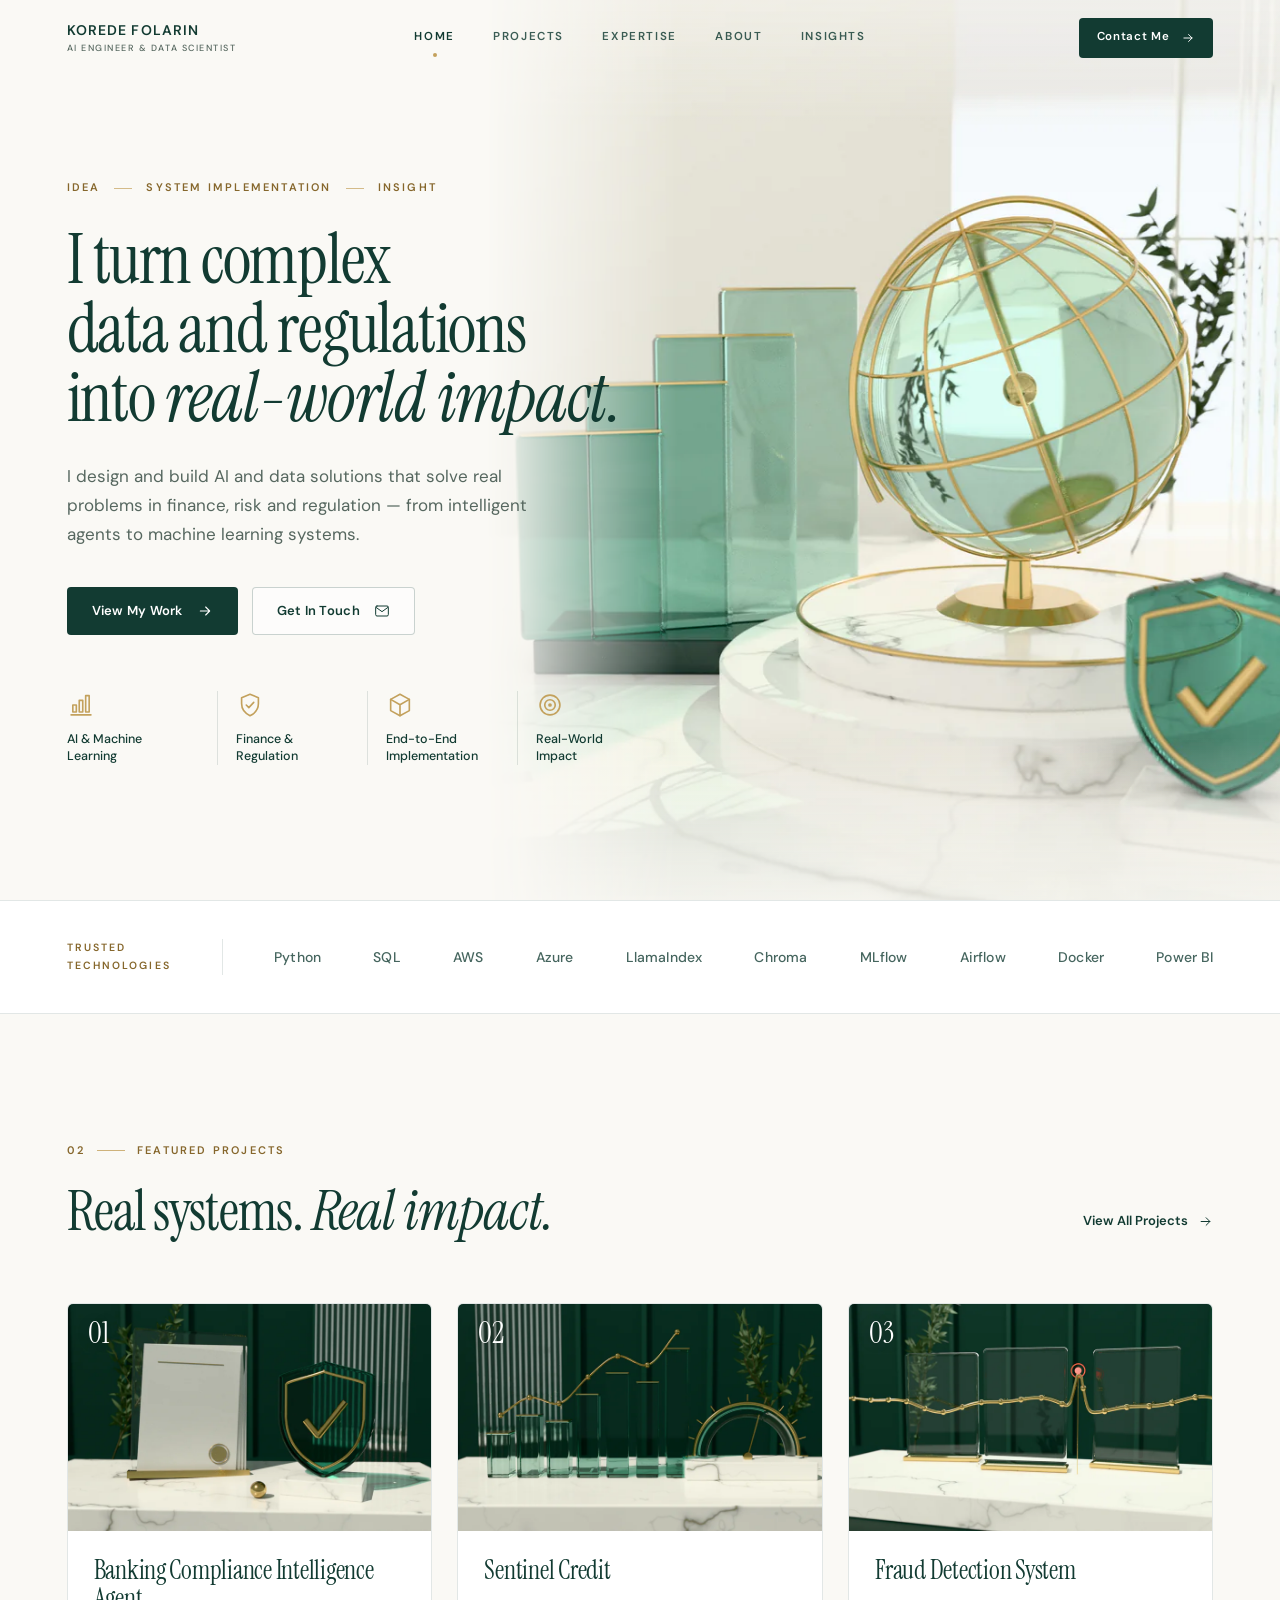
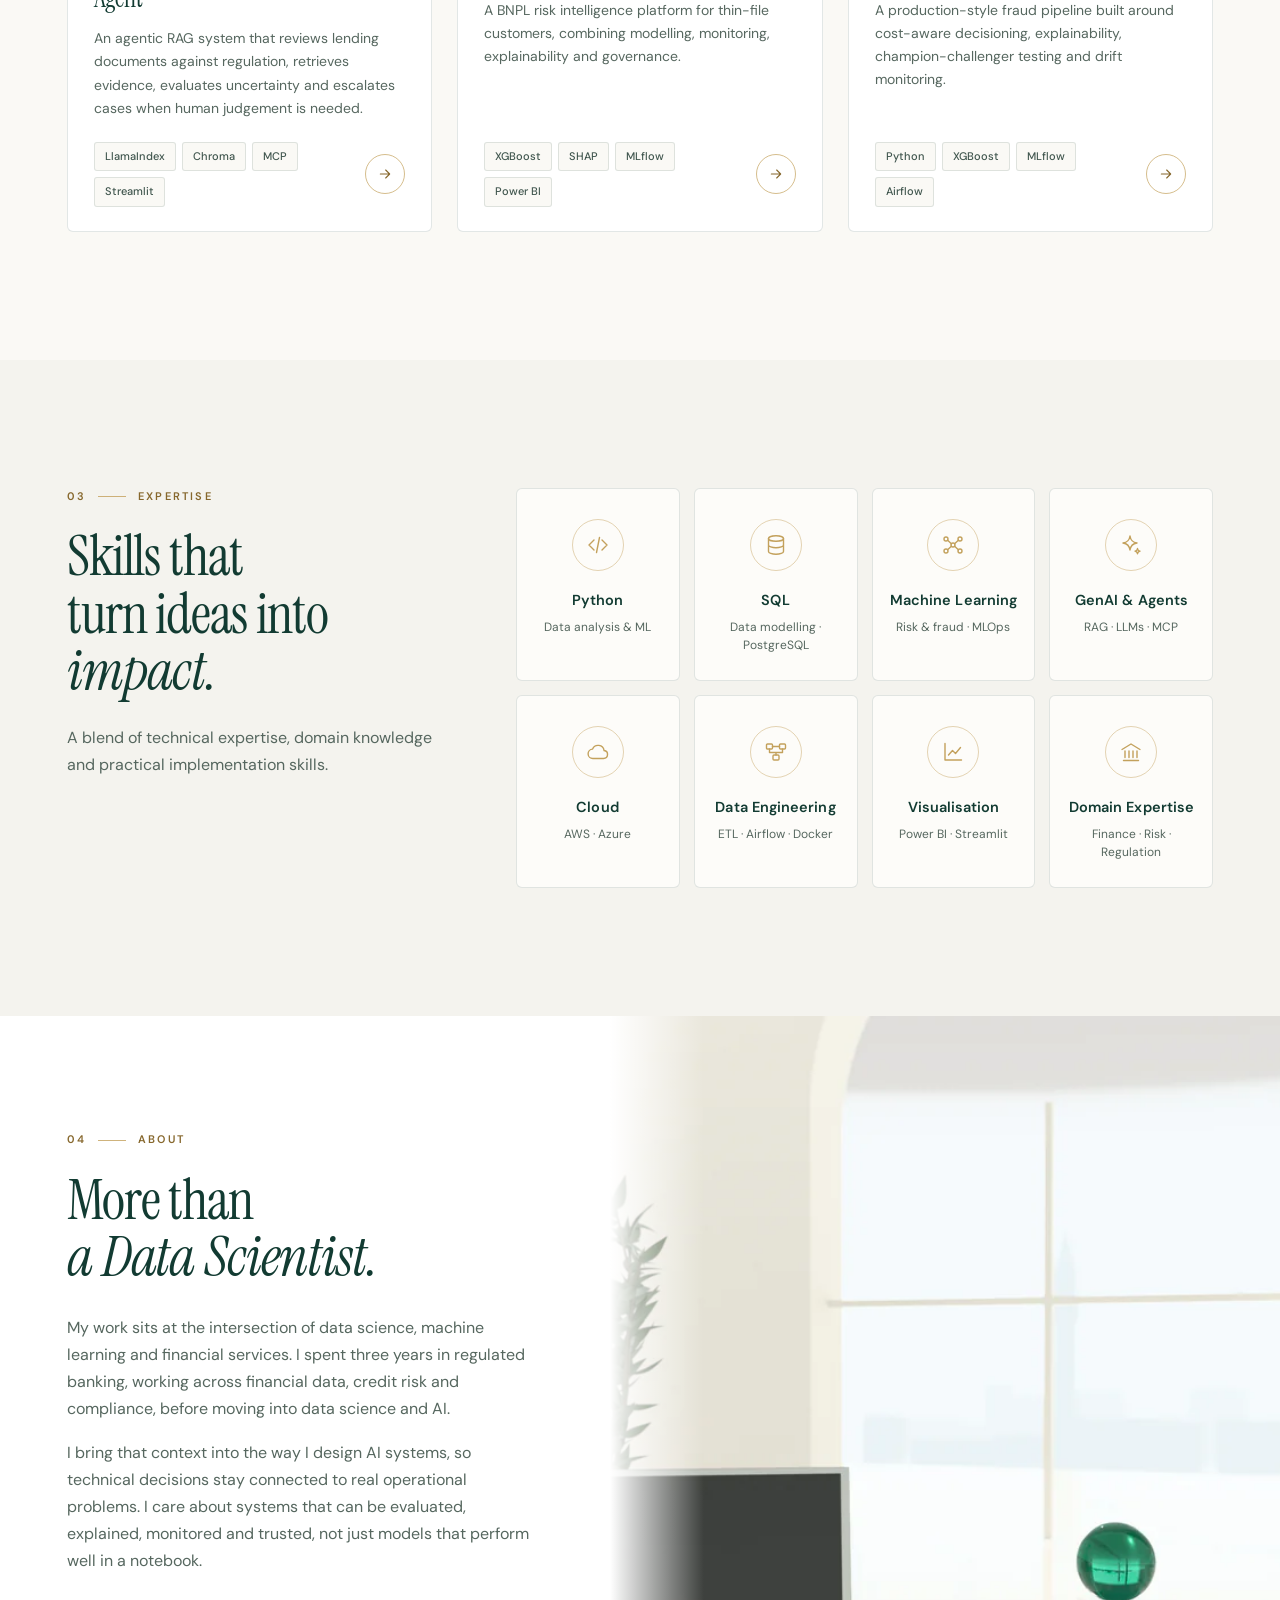
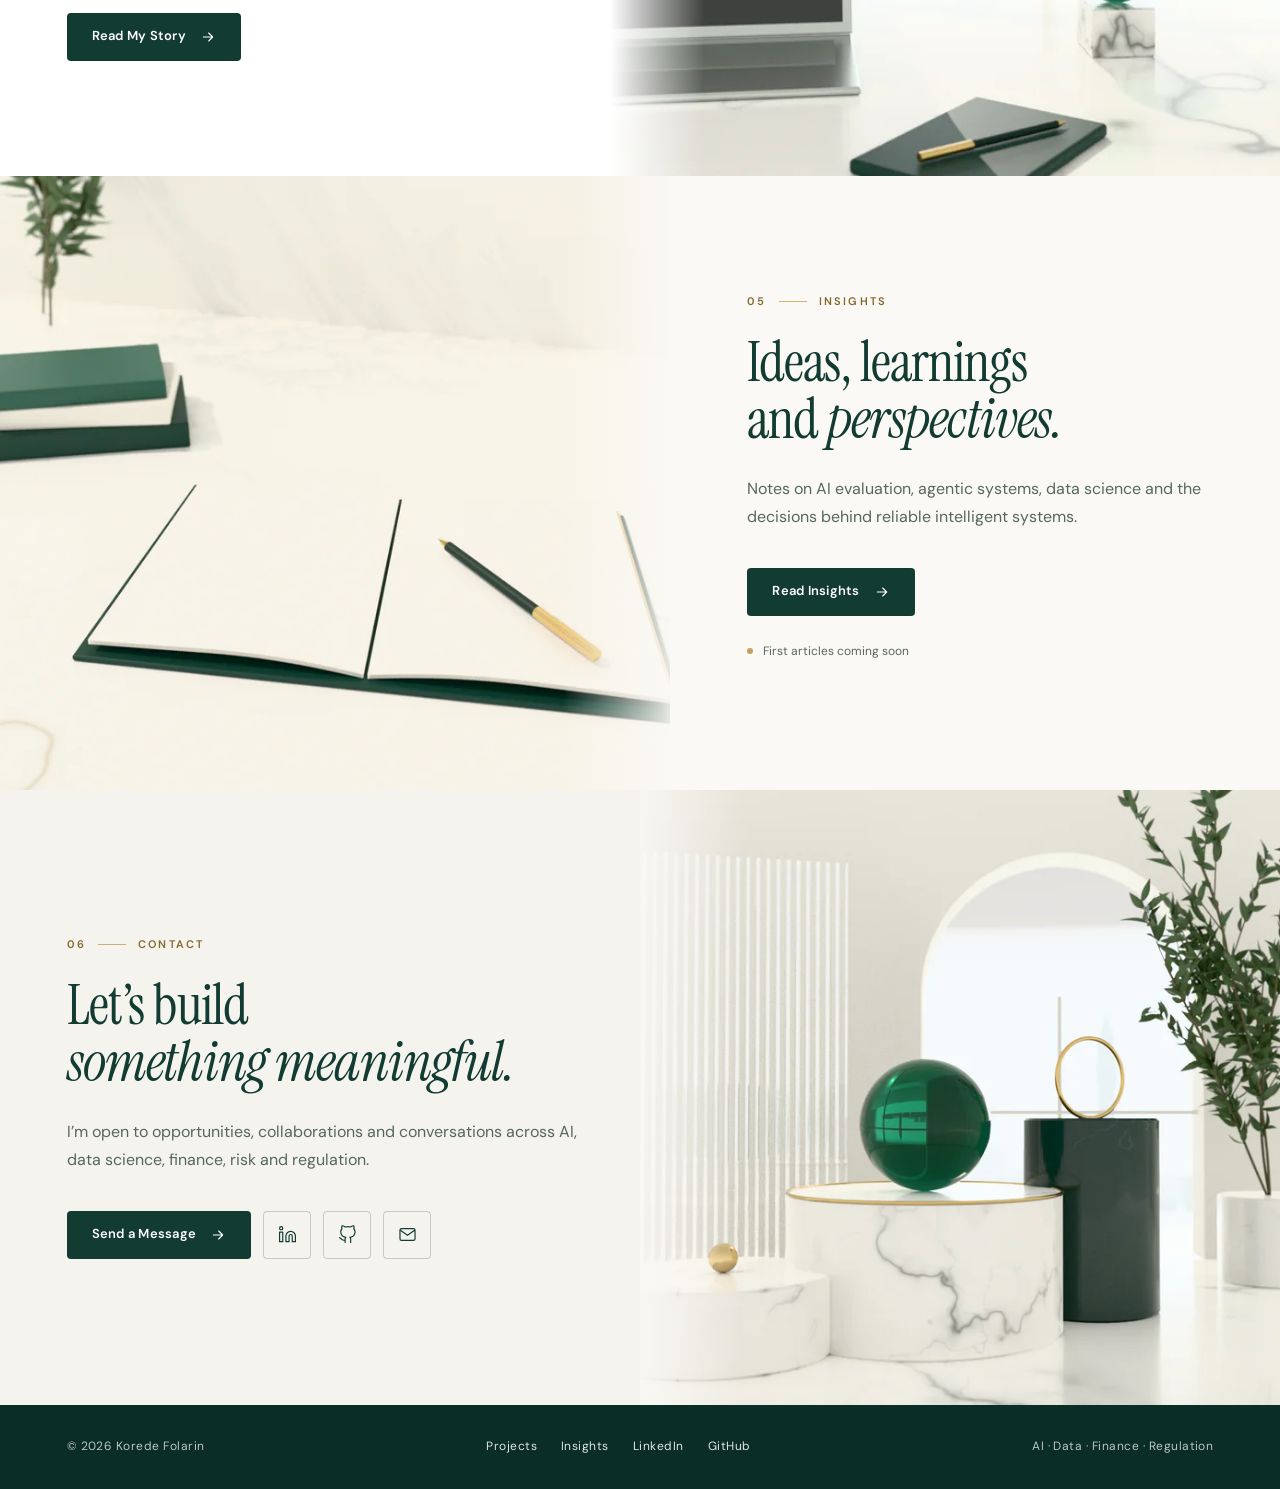
<file: index.html>
<!doctype html>
<html lang="en" class="no-js">
<head>
  <meta charset="utf-8">
  <meta name="viewport" content="width=device-width, initial-scale=1">
  <title>Korede Folarin | AI Engineer &amp; Data Scientist</title>
  <meta name="description" content="Korede Folarin, AI Engineer and Data Scientist designing and building AI and data solutions for finance, risk and regulation.">
  <meta name="theme-color" content="#faf9f5">
  <meta property="og:title" content="Korede Folarin | AI Engineer &amp; Data Scientist">
  <meta property="og:description" content="AI and data solutions for finance, risk and regulation — from intelligent agents to machine learning systems.">
  <meta property="og:type" content="website">
  <meta property="og:url" content="https://koredefolarin.com/">
  <meta property="og:image" content="https://koredefolarin.com/assets/hero-1200.webp">
  <link rel="preconnect" href="https://fonts.googleapis.com">
  <link rel="preconnect" href="https://fonts.gstatic.com" crossorigin>
  <link href="https://fonts.googleapis.com/css2?family=DM+Sans:opsz,wght@9..40,400;9..40,500;9..40,600&family=Instrument+Serif:ital@0;1&display=swap" rel="stylesheet">
  <link rel="preload" as="image" href="assets/hero-1200.webp" imagesrcset="assets/hero-1200.webp 1200w, assets/hero-2160.webp 2160w" imagesizes="(max-width:960px) 100vw, 62vw">
  <link rel="icon" href="assets/favicon.svg" type="image/svg+xml">
  <link rel="stylesheet" href="styles.css">
  <script>document.documentElement.classList.remove('no-js')</script>
</head>
<body>
<svg width="0" height="0" style="position:absolute" aria-hidden="true">
  <defs>
    <symbol id="i-arrow" viewBox="0 0 24 24" fill="none" stroke="currentColor" stroke-width="1.6" stroke-linecap="round" stroke-linejoin="round"><path d="M5 12h14M13 6l6 6-6 6"/></symbol>
    <symbol id="i-ext" viewBox="0 0 24 24" fill="none" stroke="currentColor" stroke-width="1.6" stroke-linecap="round" stroke-linejoin="round"><path d="M7 17 17 7M8 7h9v9"/></symbol>
    <symbol id="i-mail" viewBox="0 0 24 24" fill="none" stroke="currentColor" stroke-width="1.5" stroke-linecap="round" stroke-linejoin="round"><rect x="2.5" y="4.5" width="19" height="15" rx="2"/><path d="m3 6.5 9 6.5 9-6.5"/></symbol>
    <symbol id="i-linkedin" viewBox="0 0 24 24" fill="none" stroke="currentColor" stroke-width="1.5" stroke-linecap="round" stroke-linejoin="round"><path d="M16 8a6 6 0 0 1 6 6v7h-4v-7a2 2 0 0 0-4 0v7h-4v-7a6 6 0 0 1 6-6z"/><rect x="2" y="9" width="4" height="12"/><circle cx="4" cy="4" r="2"/></symbol>
    <symbol id="i-github" viewBox="0 0 24 24" fill="none" stroke="currentColor" stroke-width="1.5" stroke-linecap="round" stroke-linejoin="round"><path d="M9 19c-5 1.5-5-2.5-7-3m14 6v-3.87a3.37 3.37 0 0 0-.94-2.61c3.14-.35 6.44-1.54 6.44-7A5.44 5.44 0 0 0 20 4.77 5.07 5.07 0 0 0 19.91 1S18.73.65 16 2.48a13.38 13.38 0 0 0-7 0C6.27.65 5.09 1 5.09 1A5.07 5.07 0 0 0 5 4.77a5.44 5.44 0 0 0-1.5 3.78c0 5.42 3.3 6.61 6.44 7A3.37 3.37 0 0 0 9 18.13V22"/></symbol>
    <symbol id="i-chart" viewBox="0 0 24 24" fill="none" stroke="currentColor" stroke-width="1.4" stroke-linecap="round" stroke-linejoin="round"><path d="M3.5 20.5h17"/><rect x="5" y="12" width="3" height="6"/><rect x="10.5" y="8" width="3" height="10"/><rect x="16" y="4" width="3" height="14"/></symbol>
    <symbol id="i-shield" viewBox="0 0 24 24" fill="none" stroke="currentColor" stroke-width="1.4" stroke-linecap="round" stroke-linejoin="round"><path d="M12 2.8 4.8 5.7v5.1c0 4.6 3 8.4 7.2 10.4 4.2-2 7.2-5.8 7.2-10.4V5.7z"/><path d="m8.8 12 2.2 2.2 4.2-4.4"/></symbol>
    <symbol id="i-cube" viewBox="0 0 24 24" fill="none" stroke="currentColor" stroke-width="1.4" stroke-linecap="round" stroke-linejoin="round"><path d="M12 2.8 20 7.2v9.6l-8 4.4-8-4.4V7.2z"/><path d="m4 7.2 8 4.6 8-4.6M12 11.8v9.4"/></symbol>
    <symbol id="i-target" viewBox="0 0 24 24" fill="none" stroke="currentColor" stroke-width="1.4" stroke-linecap="round" stroke-linejoin="round"><circle cx="12" cy="12" r="8.5"/><circle cx="12" cy="12" r="4.5"/><circle cx="12" cy="12" r=".9" fill="currentColor"/></symbol>
    <symbol id="i-code" viewBox="0 0 24 24" fill="none" stroke="currentColor" stroke-width="1.4" stroke-linecap="round" stroke-linejoin="round"><path d="m8 7-5 5 5 5M16 7l5 5-5 5M13.5 4.5l-3 15"/></symbol>
    <symbol id="i-db" viewBox="0 0 24 24" fill="none" stroke="currentColor" stroke-width="1.4" stroke-linecap="round" stroke-linejoin="round"><ellipse cx="12" cy="5.5" rx="7.5" ry="2.8"/><path d="M4.5 5.5v13c0 1.5 3.4 2.8 7.5 2.8s7.5-1.3 7.5-2.8v-13M4.5 12c0 1.5 3.4 2.8 7.5 2.8s7.5-1.3 7.5-2.8"/></symbol>
    <symbol id="i-network" viewBox="0 0 24 24" fill="none" stroke="currentColor" stroke-width="1.4" stroke-linecap="round" stroke-linejoin="round"><circle cx="5" cy="6" r="2"/><circle cx="5" cy="18" r="2"/><circle cx="12" cy="12" r="2"/><circle cx="19" cy="6" r="2"/><circle cx="19" cy="18" r="2"/><path d="m6.6 7.2 3.8 3.6M6.6 16.8l3.8-3.6M13.6 10.8l3.8-3.6M13.6 13.2l3.8 3.6"/></symbol>
    <symbol id="i-spark" viewBox="0 0 24 24" fill="none" stroke="currentColor" stroke-width="1.4" stroke-linecap="round" stroke-linejoin="round"><path d="M11 3c.6 4.2 2.8 6.4 7 7-4.2.6-6.4 2.8-7 7-.6-4.2-2.8-6.4-7-7 4.2-.6 6.4-2.8 7-7z"/><path d="M18.5 15.5c.25 1.6 1 2.4 2.5 2.6-1.5.3-2.25 1-2.5 2.6-.25-1.6-1-2.3-2.5-2.6 1.5-.2 2.25-1 2.5-2.6z"/></symbol>
    <symbol id="i-cloud" viewBox="0 0 24 24" fill="none" stroke="currentColor" stroke-width="1.4" stroke-linecap="round" stroke-linejoin="round"><path d="M7 18.5h10.5a4 4 0 0 0 .6-7.96A6 6 0 0 0 6.6 9.1 4.7 4.7 0 0 0 7 18.5z"/></symbol>
    <symbol id="i-flow" viewBox="0 0 24 24" fill="none" stroke="currentColor" stroke-width="1.4" stroke-linecap="round" stroke-linejoin="round"><rect x="2.5" y="4" width="6" height="5" rx="1"/><rect x="15.5" y="4" width="6" height="5" rx="1"/><rect x="9" y="15" width="6" height="5" rx="1"/><path d="M8.5 6.5h7M5.5 9v3.5H12V15M18.5 9v3.5H12"/></symbol>
    <symbol id="i-viz" viewBox="0 0 24 24" fill="none" stroke="currentColor" stroke-width="1.4" stroke-linecap="round" stroke-linejoin="round"><path d="M4 3.5v16.5h16.5"/><path d="m7.5 15 4-4.5 3 3 5-6"/></symbol>
    <symbol id="i-bank" viewBox="0 0 24 24" fill="none" stroke="currentColor" stroke-width="1.4" stroke-linecap="round" stroke-linejoin="round"><path d="M3 9.5 12 4l9 5.5M4.5 20.5h15M6 11v6.5M10 11v6.5M14 11v6.5M18 11v6.5"/></symbol>
  </defs>
</svg>

<a class="skip-link" href="#main">Skip to content</a>

<header class="site-header" id="siteHeader">
  <div class="wrap header-inner">
    <a class="brand" href="#top" aria-label="Korede Folarin, home">
      <strong>KOREDE FOLARIN</strong>
      <span>AI ENGINEER &amp; DATA SCIENTIST</span>
    </a>
    <nav class="main-nav" id="mainNav" aria-label="Primary">
      <a class="active" href="#top">Home</a>
      <a href="#work">Projects</a>
      <a href="#expertise">Expertise</a>
      <a href="#about">About</a>
      <a href="insights.html">Insights</a>
      <a class="nav-contact" href="#contact" hidden>Contact Me</a>
    </nav>
    <a class="header-cta" href="#contact">Contact Me <svg aria-hidden="true"><use href="#i-arrow"/></svg></a>
    <button class="menu-toggle" type="button" aria-label="Open menu" aria-expanded="false" aria-controls="mainNav"><span></span><span></span></button>
  </div>
</header>

<main id="main">
  <!-- 01 · HOME -->
  <section class="hero" id="top" aria-labelledby="hero-title">
    <div class="hero-media" aria-hidden="true">
      <img src="assets/hero-1200.webp" srcset="assets/hero-1200.webp 1200w, assets/hero-2160.webp 2160w" sizes="(max-width:960px) 100vw, 62vw" width="2160" height="1800" alt="" fetchpriority="high">
    </div>
    <div class="wrap hero-inner">
      <div class="hero-copy">
        <p class="eyebrow hero-eyebrow reveal"><span>Idea</span><span>System Implementation</span><span>Insight</span></p>
        <h1 class="display reveal d1" id="hero-title">I turn complex<br>data and regulations<br>into <em>real-world impact.</em></h1>
        <p class="lede reveal d2">I design and build AI and data solutions that solve real problems in finance, risk and regulation — from intelligent agents to machine learning systems.</p>
        <div class="hero-actions reveal d2">
          <a class="btn btn-primary" href="#work">View My Work <svg class="arrow" aria-hidden="true"><use href="#i-arrow"/></svg></a>
          <a class="btn btn-ghost" href="#contact">Get In Touch <svg aria-hidden="true"><use href="#i-mail"/></svg></a>
        </div>
        <ul class="capabilities reveal d3" aria-label="Focus areas">
          <li><svg aria-hidden="true"><use href="#i-chart"/></svg>AI &amp; Machine<br>Learning</li>
          <li><svg aria-hidden="true"><use href="#i-shield"/></svg>Finance &amp;<br>Regulation</li>
          <li><svg aria-hidden="true"><use href="#i-cube"/></svg>End-to-End<br>Implementation</li>
          <li><svg aria-hidden="true"><use href="#i-target"/></svg>Real-World<br>Impact</li>
        </ul>
      </div>
    </div>
  </section>

  <!-- Technologies used across the projects -->
  <section class="tech" aria-label="Technologies">
    <div class="wrap tech-inner">
      <p class="tech-label">Trusted <br>technologies</p>
      <ul class="tech-list">
        <li>Python</li>
        <li>SQL</li>
        <li>AWS</li>
        <li>Azure</li>
        <li>LlamaIndex</li>
        <li>Chroma</li>
        <li>MLflow</li>
        <li>Airflow</li>
        <li>Docker</li>
        <li>Power BI</li>
      </ul>
    </div>
  </section>

  <!-- 02 · FEATURED PROJECTS -->
  <section class="section featured" id="work" aria-labelledby="work-title">
    <div class="wrap">
      <div class="section-head">
        <div class="reveal">
          <p class="eyebrow"><span class="num">02</span><span class="rule"></span>Featured projects</p>
          <h2 class="h2" id="work-title">Real systems. <em>Real impact.</em></h2>
        </div>
        <a class="text-link reveal" href="projects.html">View All Projects <svg aria-hidden="true"><use href="#i-arrow"/></svg></a>
      </div>

      <div class="card-grid">
        <article class="project-card reveal">
          <div class="card-media">
            <img src="assets/project-compliance-800.webp" srcset="assets/project-compliance-800.webp 800w, assets/project-compliance-1600.webp 1600w" sizes="(max-width:720px) 100vw, (max-width:1080px) 50vw, 33vw" width="1600" height="1000" alt="Green glass shield with a gold check mark beside documents in a glass holder on marble" loading="lazy">
            <span class="card-num" aria-hidden="true">01</span>
          </div>
          <div class="card-body">
            <h3 class="h3"><a href="compliance-agent.html">Banking Compliance Intelligence Agent</a></h3>
            <p>An agentic RAG system that reviews lending documents against regulation, retrieves evidence, evaluates uncertainty and escalates cases when human judgement is needed.</p>
            <div class="card-foot">
              <ul class="tags" aria-label="Technologies"><li>LlamaIndex</li><li>Chroma</li><li>MCP</li><li>Streamlit</li></ul>
              <span class="round-arrow" aria-hidden="true"><svg><use href="#i-arrow"/></svg></span>
            </div>
          </div>
        </article>

        <article class="project-card reveal d1">
          <div class="card-media">
            <img src="assets/project-sentinel-800.webp" srcset="assets/project-sentinel-800.webp 800w, assets/project-sentinel-1600.webp 1600w" sizes="(max-width:720px) 100vw, (max-width:1080px) 50vw, 33vw" width="1600" height="1000" alt="Green glass bars of rising height with a gold trend line and a gold score gauge" loading="lazy">
            <span class="card-num" aria-hidden="true">02</span>
          </div>
          <div class="card-body">
            <h3 class="h3"><a href="sentinel-credit.html">Sentinel Credit</a></h3>
            <p>A BNPL risk intelligence platform for thin-file customers, combining modelling, monitoring, explainability and governance.</p>
            <div class="card-foot">
              <ul class="tags" aria-label="Technologies"><li>XGBoost</li><li>SHAP</li><li>MLflow</li><li>Power BI</li></ul>
              <span class="round-arrow" aria-hidden="true"><svg><use href="#i-arrow"/></svg></span>
            </div>
          </div>
        </article>

        <article class="project-card reveal d2">
          <div class="card-media">
            <img src="assets/project-fraud-800.webp" srcset="assets/project-fraud-800.webp 800w, assets/project-fraud-1600.webp 1600w" sizes="(max-width:720px) 100vw, (max-width:1080px) 100vw, 33vw" width="1600" height="1000" alt="A gold signal line passing through glass panels, with one small highlighted anomaly" loading="lazy">
            <span class="card-num" aria-hidden="true">03</span>
          </div>
          <div class="card-body">
            <h3 class="h3"><a href="fraud-detection.html">Fraud Detection System</a></h3>
            <p>A production-style fraud pipeline built around cost-aware decisioning, explainability, champion-challenger testing and drift monitoring.</p>
            <div class="card-foot">
              <ul class="tags" aria-label="Technologies"><li>Python</li><li>XGBoost</li><li>MLflow</li><li>Airflow</li></ul>
              <span class="round-arrow" aria-hidden="true"><svg><use href="#i-arrow"/></svg></span>
            </div>
          </div>
        </article>
      </div>
    </div>
  </section>

  <!-- 03 · EXPERTISE -->
  <section class="section expertise" id="expertise" aria-labelledby="expertise-title">
    <div class="wrap expertise-layout">
      <div class="reveal">
        <p class="eyebrow"><span class="num">03</span><span class="rule"></span>Expertise</p>
        <h2 class="h2" id="expertise-title">Skills that<br>turn ideas into <em>impact.</em></h2>
        <p class="lede">A blend of technical expertise, domain knowledge and practical implementation skills.</p>
      </div>
      <ul class="skill-grid">
        <li class="skill reveal"><span class="skill-icon"><svg aria-hidden="true"><use href="#i-code"/></svg></span><h3>Python</h3><p>Data analysis &amp; ML</p></li>
        <li class="skill reveal d1"><span class="skill-icon"><svg aria-hidden="true"><use href="#i-db"/></svg></span><h3>SQL</h3><p>Data modelling · PostgreSQL</p></li>
        <li class="skill reveal d2"><span class="skill-icon"><svg aria-hidden="true"><use href="#i-network"/></svg></span><h3>Machine Learning</h3><p>Risk &amp; fraud · MLOps</p></li>
        <li class="skill reveal d3"><span class="skill-icon"><svg aria-hidden="true"><use href="#i-spark"/></svg></span><h3>GenAI &amp; Agents</h3><p>RAG · LLMs · MCP</p></li>
        <li class="skill reveal"><span class="skill-icon"><svg aria-hidden="true"><use href="#i-cloud"/></svg></span><h3>Cloud</h3><p>AWS · Azure</p></li>
        <li class="skill reveal d1"><span class="skill-icon"><svg aria-hidden="true"><use href="#i-flow"/></svg></span><h3>Data Engineering</h3><p>ETL · Airflow · Docker</p></li>
        <li class="skill reveal d2"><span class="skill-icon"><svg aria-hidden="true"><use href="#i-viz"/></svg></span><h3>Visualisation</h3><p>Power BI · Streamlit</p></li>
        <li class="skill reveal d3"><span class="skill-icon"><svg aria-hidden="true"><use href="#i-bank"/></svg></span><h3>Domain Expertise</h3><p>Finance · Risk · Regulation</p></li>
      </ul>
    </div>
  </section>

  <!-- 04 · ABOUT -->
  <section class="about split" id="about" aria-labelledby="about-title">
    <div class="split-copy">
      <p class="eyebrow reveal"><span class="num">04</span><span class="rule"></span>About</p>
      <h2 class="h2 reveal d1" id="about-title">More than<br><em>a Data Scientist.</em></h2>
      <p class="lede reveal d2">My work sits at the intersection of data science, machine learning and financial services. I spent three years in regulated banking, working across financial data, credit risk and compliance, before moving into data science and AI.</p>
      <p class="lede reveal d2">I bring that context into the way I design AI systems, so technical decisions stay connected to real operational problems. I care about systems that can be evaluated, explained, monitored and trusted, not just models that perform well in a notebook.</p>
      <div class="story" id="story" aria-hidden="true">
        <p class="lede">Before data science, I was a Data and Compliance Analyst at First Bank of Nigeria, auditing client data and supporting KYC and enhanced due diligence, and then a Financial Data Analyst and Credit Risk Officer at Access Bank, analysing customer and transaction data to support credit decisions.</p>
        <p class="lede">I went on to complete an MSc in Data Science in London. Today I focus on fraud detection, credit risk and agentic AI for regulated environments — treating explainability, governance and deployment as part of the build rather than an afterthought.</p>
      </div>
      <div class="reveal d3">
        <button class="btn btn-primary story-toggle" type="button" aria-expanded="false" aria-controls="story">
          <span class="label">Read My Story</span> <svg class="arrow" aria-hidden="true"><use href="#i-arrow"/></svg>
        </button>
      </div>
    </div>
    <div class="split-media" aria-hidden="true">
      <img src="assets/about-1000.webp" srcset="assets/about-1000.webp 1000w, assets/about-1800.webp 1800w" sizes="(max-width:960px) 100vw, 55vw" width="1800" height="1200" alt="" loading="lazy">
    </div>
  </section>

  <!-- 05 · INSIGHTS -->
  <section class="insights split reverse" id="insights" aria-labelledby="insights-title">
    <div class="split-copy">
      <p class="eyebrow reveal"><span class="num">05</span><span class="rule"></span>Insights</p>
      <h2 class="h2 reveal d1" id="insights-title">Ideas, learnings<br>and <em>perspectives.</em></h2>
      <p class="lede reveal d2">Notes on AI evaluation, agentic systems, data science and the decisions behind reliable intelligent systems.</p>
      <div class="reveal d3">
        <a class="btn btn-primary" href="insights.html">Read Insights <svg class="arrow" aria-hidden="true"><use href="#i-arrow"/></svg></a>
      </div>
      <p class="note reveal d3">First articles coming soon</p>
    </div>
    <div class="split-media" aria-hidden="true">
      <img src="assets/insights-1000.webp" srcset="assets/insights-1000.webp 1000w, assets/insights-1800.webp 1800w" sizes="(max-width:960px) 100vw, 55vw" width="1800" height="1200" alt="" loading="lazy">
    </div>
  </section>

  <!-- 06 · CONTACT -->
  <section class="contact split" id="contact" aria-labelledby="contact-title">
    <div class="split-copy">
      <p class="eyebrow reveal"><span class="num">06</span><span class="rule"></span>Contact</p>
      <h2 class="h2 reveal d1" id="contact-title">Let’s build<br><em>something meaningful.</em></h2>
      <p class="lede reveal d2">I’m open to opportunities, collaborations and conversations across AI, data science, finance, risk and regulation.</p>
      <div class="contact-actions reveal d3">
        <a class="btn btn-primary" href="mailto:korede@koredefolarin.com">Send a Message <svg class="arrow" aria-hidden="true"><use href="#i-arrow"/></svg></a>
        <a class="icon-btn" href="https://www.linkedin.com/in/folarinkorede" target="_blank" rel="noopener" aria-label="LinkedIn (opens in a new tab)"><svg aria-hidden="true"><use href="#i-linkedin"/></svg></a>
        <a class="icon-btn" href="https://github.com/korede-folarin" target="_blank" rel="noopener" aria-label="GitHub (opens in a new tab)"><svg aria-hidden="true"><use href="#i-github"/></svg></a>
        <a class="icon-btn" href="mailto:korede@koredefolarin.com" aria-label="Email korede@koredefolarin.com"><svg aria-hidden="true"><use href="#i-mail"/></svg></a>
      </div>
    </div>
    <div class="split-media" aria-hidden="true">
      <img src="assets/contact-1000.webp" srcset="assets/contact-1000.webp 1000w, assets/contact-1800.webp 1800w" sizes="(max-width:960px) 100vw, 55vw" width="1800" height="1200" alt="" loading="lazy">
    </div>
  </section>
</main>

<footer class="site-footer">
  <div class="wrap footer-inner">
    <span>© 2026 Korede Folarin</span>
    <nav aria-label="Footer">
      <a href="projects.html">Projects</a>
      <a href="insights.html">Insights</a>
      <a href="https://www.linkedin.com/in/folarinkorede" target="_blank" rel="noopener">LinkedIn</a>
      <a href="https://github.com/korede-folarin" target="_blank" rel="noopener">GitHub</a>
    </nav>
    <span>AI · Data · Finance · Regulation</span>
  </div>
</footer>

<script src="script.js"></script>
</body>
</html>
</file>
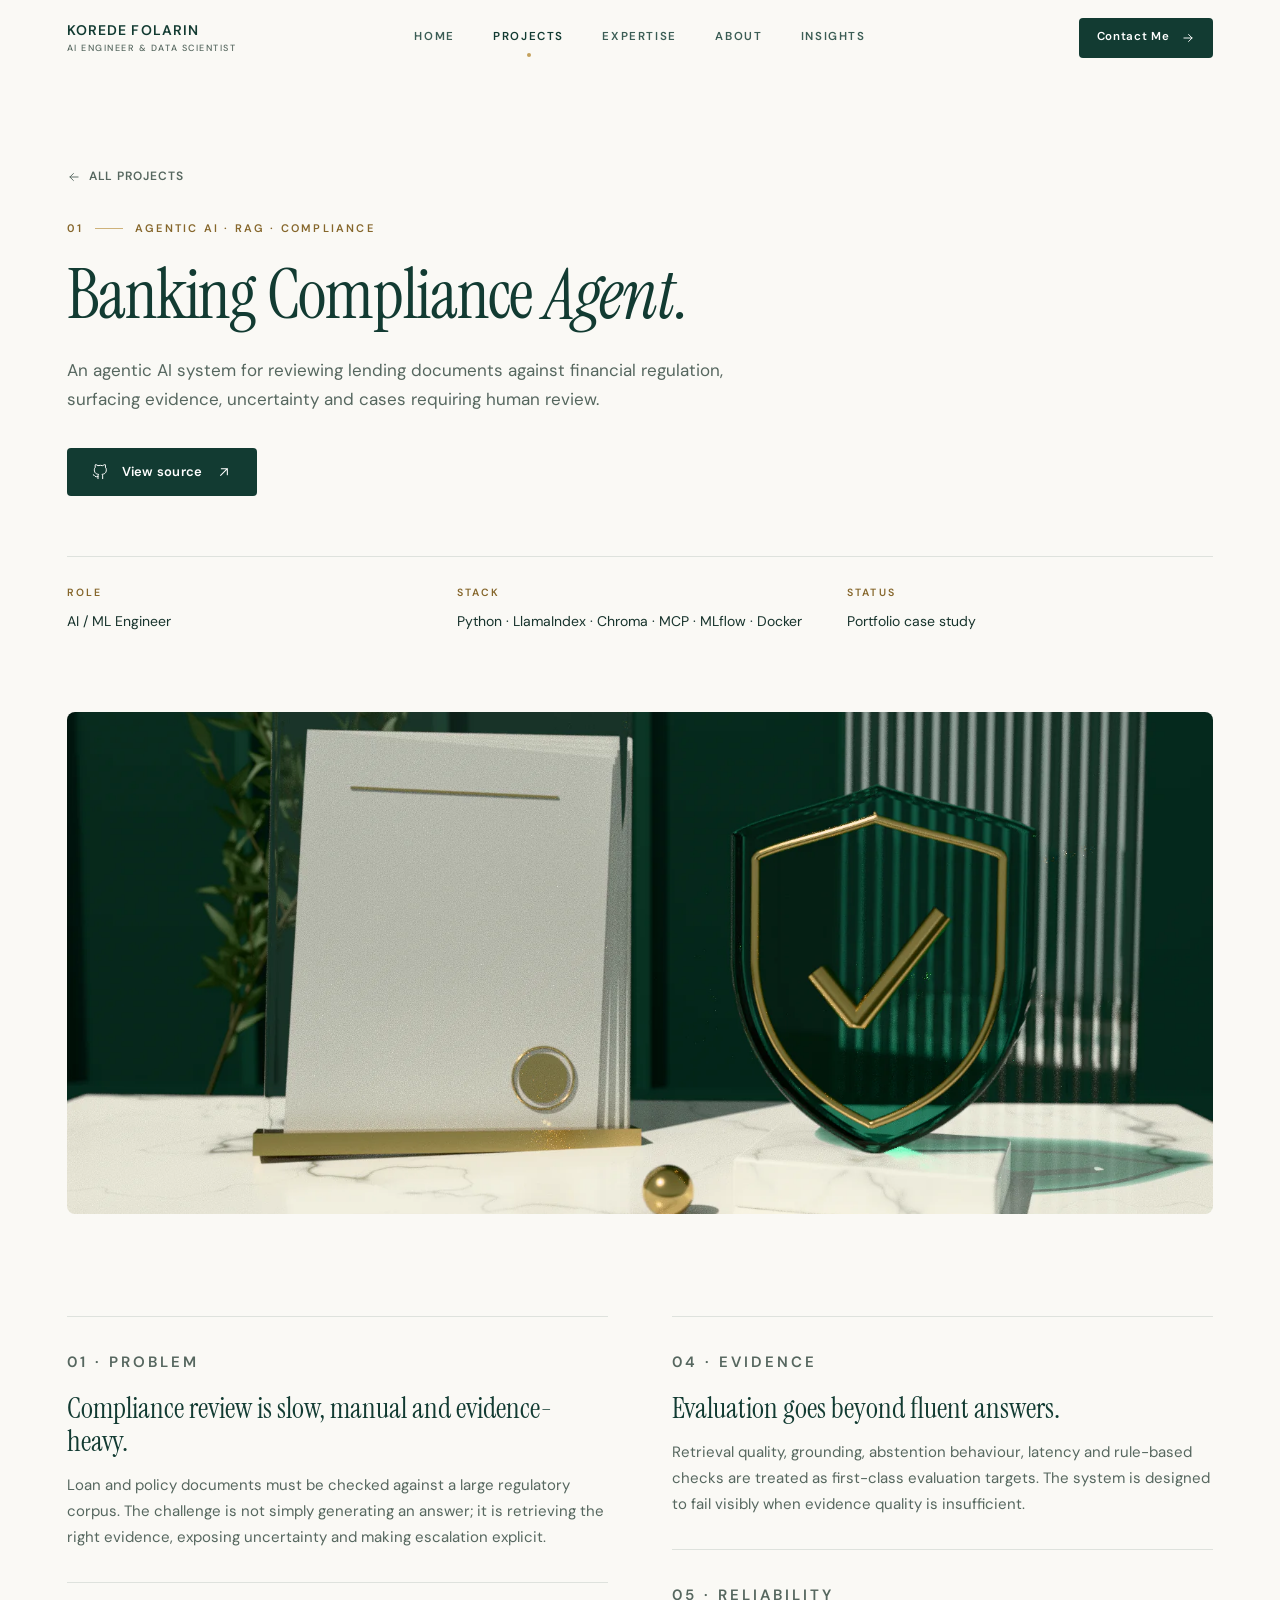
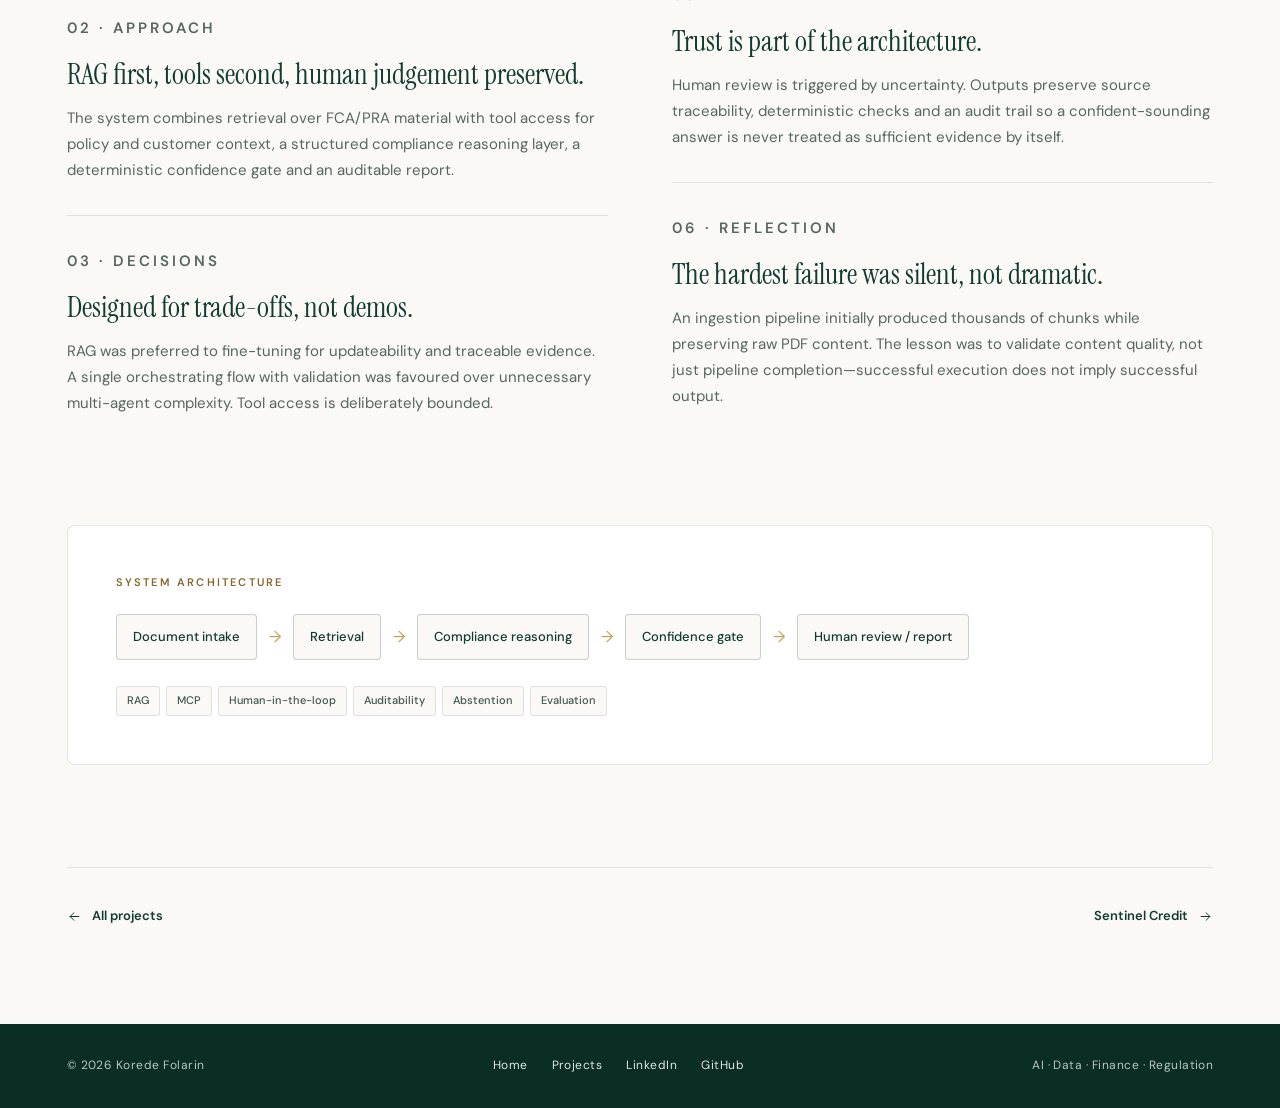
<file: compliance-agent.html>
<!doctype html>
<html lang="en" class="no-js">
<head>
<meta charset="utf-8">
<meta name="viewport" content="width=device-width,initial-scale=1">
<title>Banking Compliance Agent — Korede Folarin</title>
<meta name="description" content="An agentic AI system for reviewing lending documents against financial regulation, surfacing evidence, uncertainty and cases requiring human review.">
<meta name="theme-color" content="#faf9f5">
<link rel="preconnect" href="https://fonts.googleapis.com">
<link rel="preconnect" href="https://fonts.gstatic.com" crossorigin>
<link href="https://fonts.googleapis.com/css2?family=DM+Sans:opsz,wght@9..40,400;9..40,500;9..40,600&family=Instrument+Serif:ital@0;1&display=swap" rel="stylesheet">
<link rel="icon" href="assets/favicon.svg" type="image/svg+xml">
  <link rel="stylesheet" href="styles.css">
<script>document.documentElement.classList.remove('no-js')</script>
</head>
<body>
<svg width="0" height="0" style="position:absolute" aria-hidden="true">
  <defs>
    <symbol id="i-arrow" viewBox="0 0 24 24" fill="none" stroke="currentColor" stroke-width="1.6" stroke-linecap="round" stroke-linejoin="round"><path d="M5 12h14M13 6l6 6-6 6"/></symbol>
    <symbol id="i-ext" viewBox="0 0 24 24" fill="none" stroke="currentColor" stroke-width="1.6" stroke-linecap="round" stroke-linejoin="round"><path d="M7 17 17 7M8 7h9v9"/></symbol>
    <symbol id="i-github" viewBox="0 0 24 24" fill="none" stroke="currentColor" stroke-width="1.5" stroke-linecap="round" stroke-linejoin="round"><path d="M9 19c-5 1.5-5-2.5-7-3m14 6v-3.87a3.37 3.37 0 0 0-.94-2.61c3.14-.35 6.44-1.54 6.44-7A5.44 5.44 0 0 0 20 4.77 5.07 5.07 0 0 0 19.91 1S18.73.65 16 2.48a13.38 13.38 0 0 0-7 0C6.27.65 5.09 1 5.09 1A5.07 5.07 0 0 0 5 4.77a5.44 5.44 0 0 0-1.5 3.78c0 5.42 3.3 6.61 6.44 7A3.37 3.37 0 0 0 9 18.13V22"/></symbol>
  </defs>
</svg>

<a class="skip-link" href="#main">Skip to content</a>

<header class="site-header" id="siteHeader">
  <div class="wrap header-inner">
    <a class="brand" href="index.html" aria-label="Korede Folarin, home">
      <strong>KOREDE FOLARIN</strong>
      <span>AI ENGINEER &amp; DATA SCIENTIST</span>
    </a>
    <nav class="main-nav" id="mainNav" aria-label="Primary">
      <a href="index.html">Home</a>
      <a class="active" href="projects.html">Projects</a>
      <a href="index.html#expertise">Expertise</a>
      <a href="index.html#about">About</a>
      <a href="insights.html">Insights</a>
      <a class="nav-contact" href="index.html#contact" hidden>Contact Me</a>
    </nav>
    <a class="header-cta" href="index.html#contact">Contact Me <svg aria-hidden="true"><use href="#i-arrow"/></svg></a>
    <button class="menu-toggle" type="button" aria-label="Open menu" aria-expanded="false" aria-controls="mainNav"><span></span><span></span></button>
  </div>
</header>

<main id="main">
<section class="case-hero">
  <div class="wrap">
    <a class="back" href="projects.html"><svg aria-hidden="true"><use href="#i-arrow"/></svg>All projects</a>
    <p class="eyebrow"><span class="num">01</span><span class="rule"></span>Agentic AI · RAG · Compliance</p>
    <h1 class="h2">Banking Compliance <em>Agent.</em></h1>
    <p class="lede">An agentic AI system for reviewing lending documents against financial regulation, surfacing evidence, uncertainty and cases requiring human review.</p>
    <div class="case-actions">
      <a class="btn btn-primary" href="https://github.com/korede-folarin/banking-compliance-agent" target="_blank" rel="noopener"><svg aria-hidden="true"><use href="#i-github"/></svg>View source <svg aria-hidden="true"><use href="#i-ext"/></svg></a>
    </div>
    <dl class="case-meta">
      <div><dt>Role</dt><dd>AI / ML Engineer</dd></div>
      <div><dt>Stack</dt><dd>Python · LlamaIndex · Chroma · MCP · MLflow · Docker</dd></div>
      <div><dt>Status</dt><dd>Portfolio case study</dd></div>
    </dl>
  </div>
</section>

<div class="wrap">
  <figure class="case-banner" style="margin:0">
    <img src="assets/project-compliance-1600.webp" srcset="assets/project-compliance-800.webp 800w, assets/project-compliance-1600.webp 1600w" sizes="(max-width:1400px) 100vw, 1300px" width="1600" height="1000" alt="Green glass shield with a gold check mark beside documents in a glass holder on marble">
  </figure>
</div>

<section class="case-body">
  <div class="wrap">
    <div class="case-grid">
      <div>
        <div class="case-block"><p class="eyebrow">01 · Problem</p><h3>Compliance review is slow, manual and evidence-heavy.</h3><p>Loan and policy documents must be checked against a large regulatory corpus. The challenge is not simply generating an answer; it is retrieving the right evidence, exposing uncertainty and making escalation explicit.</p></div>
        <div class="case-block"><p class="eyebrow">02 · Approach</p><h3>RAG first, tools second, human judgement preserved.</h3><p>The system combines retrieval over FCA/PRA material with tool access for policy and customer context, a structured compliance reasoning layer, a deterministic confidence gate and an auditable report.</p></div>
        <div class="case-block"><p class="eyebrow">03 · Decisions</p><h3>Designed for trade-offs, not demos.</h3><p>RAG was preferred to fine-tuning for updateability and traceable evidence. A single orchestrating flow with validation was favoured over unnecessary multi-agent complexity. Tool access is deliberately bounded.</p></div>
      </div>
      <div>
        <div class="case-block"><p class="eyebrow">04 · Evidence</p><h3>Evaluation goes beyond fluent answers.</h3><p>Retrieval quality, grounding, abstention behaviour, latency and rule-based checks are treated as first-class evaluation targets. The system is designed to fail visibly when evidence quality is insufficient.</p></div>
        <div class="case-block"><p class="eyebrow">05 · Reliability</p><h3>Trust is part of the architecture.</h3><p>Human review is triggered by uncertainty. Outputs preserve source traceability, deterministic checks and an audit trail so a confident-sounding answer is never treated as sufficient evidence by itself.</p></div>
        <div class="case-block"><p class="eyebrow">06 · Reflection</p><h3>The hardest failure was silent, not dramatic.</h3><p>An ingestion pipeline initially produced thousands of chunks while preserving raw PDF content. The lesson was to validate content quality, not just pipeline completion—successful execution does not imply successful output.</p></div>
      </div>
    </div>

    <div class="arch">
      <p class="eyebrow">System architecture</p>
      <div class="arch-flow">
        <div class="arch-node">Document intake</div><span class="arrow" aria-hidden="true">→</span><div class="arch-node">Retrieval</div><span class="arrow" aria-hidden="true">→</span><div class="arch-node">Compliance reasoning</div><span class="arrow" aria-hidden="true">→</span><div class="arch-node">Confidence gate</div><span class="arrow" aria-hidden="true">→</span><div class="arch-node">Human review / report</div>
      </div>
      <ul class="tags" aria-label="Themes"><li>RAG</li><li>MCP</li><li>Human-in-the-loop</li><li>Auditability</li><li>Abstention</li><li>Evaluation</li></ul>
    </div>
  </div>
</section>

<nav class="wrap" aria-label="Project navigation">
  <div class="case-nav">
    <a class="text-link" href="index.html#work"><svg aria-hidden="true" style="transform:rotate(180deg)"><use href="#i-arrow"/></svg>All projects</a>
    <a class="text-link" href="sentinel-credit.html">Sentinel Credit <svg aria-hidden="true"><use href="#i-arrow"/></svg></a>
  </div>
</nav>
</main>

<footer class="site-footer">
  <div class="wrap footer-inner">
    <span>© 2026 Korede Folarin</span>
    <nav aria-label="Footer">
      <a href="index.html">Home</a>
      <a href="projects.html">Projects</a>
      <a href="https://www.linkedin.com/in/folarinkorede" target="_blank" rel="noopener">LinkedIn</a>
      <a href="https://github.com/korede-folarin" target="_blank" rel="noopener">GitHub</a>
    </nav>
    <span>AI · Data · Finance · Regulation</span>
  </div>
</footer>
<script src="script.js"></script>
</body>
</html>
</file>
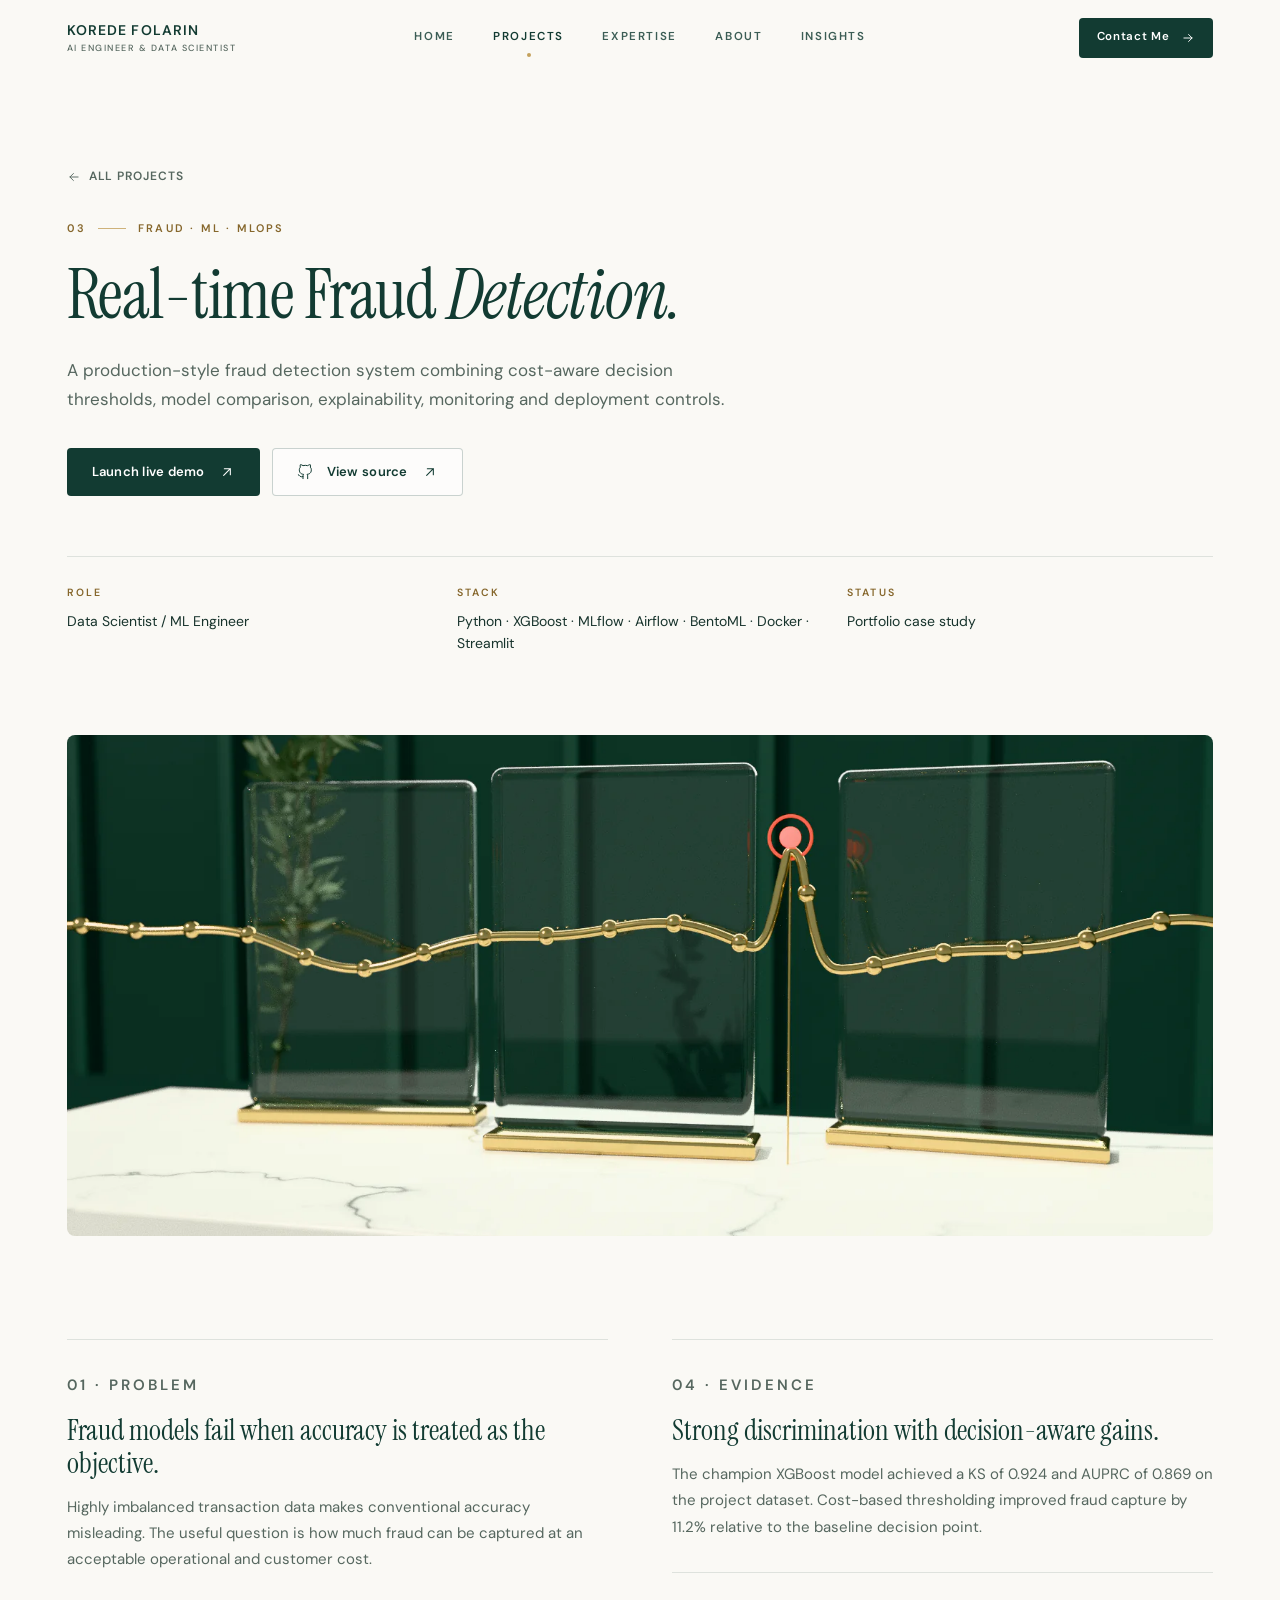
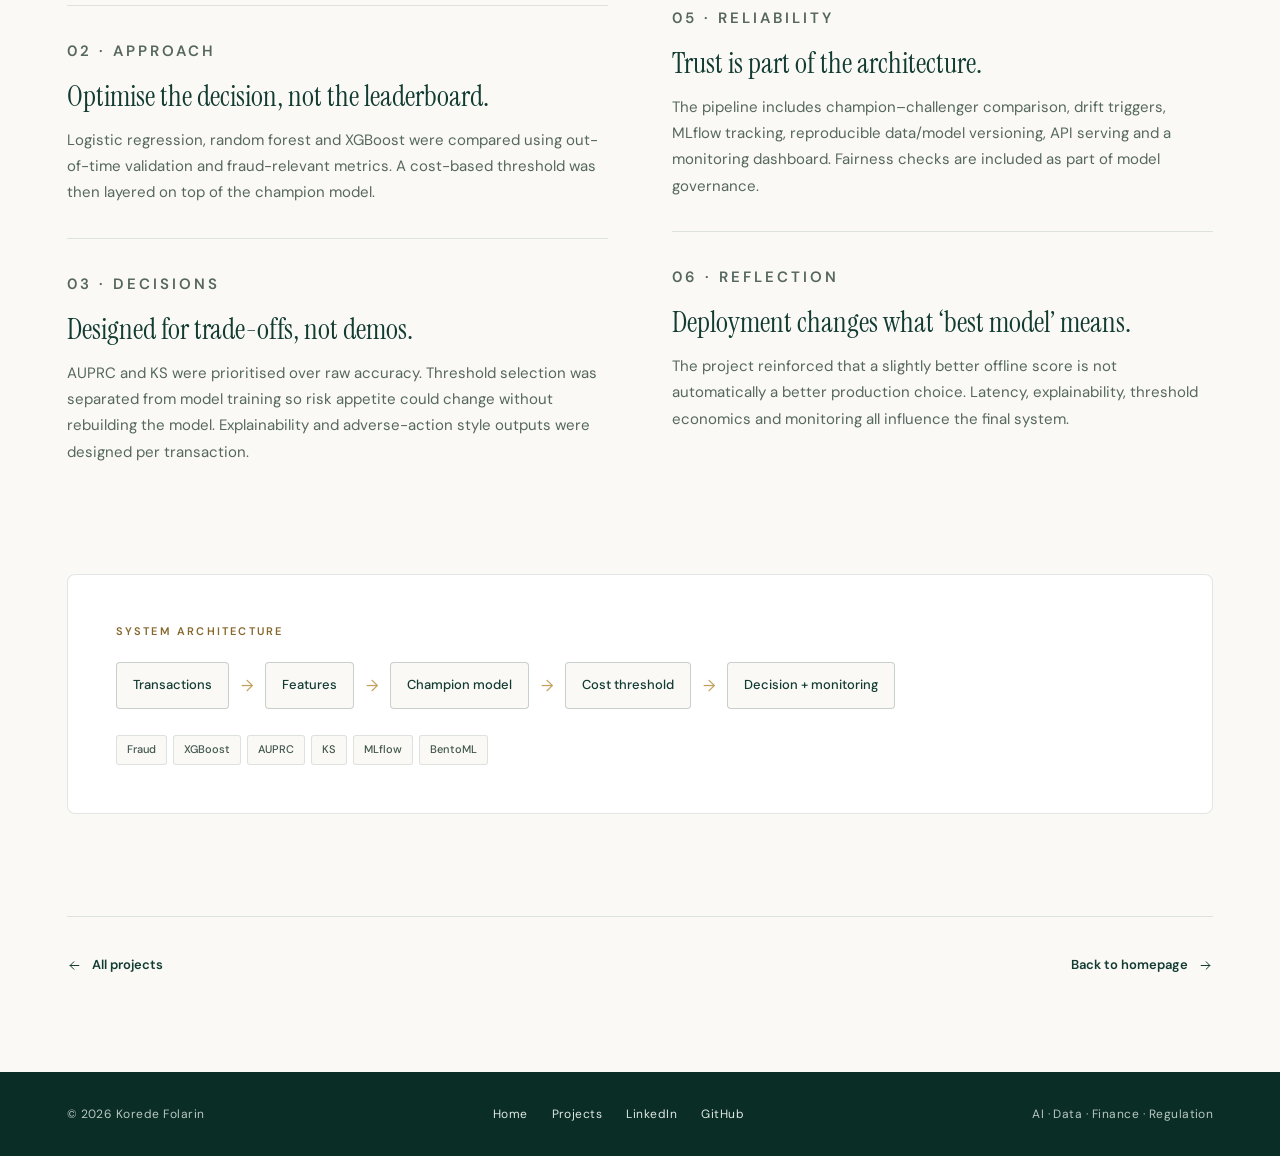
<file: fraud-detection.html>
<!doctype html>
<html lang="en" class="no-js">
<head>
<meta charset="utf-8">
<meta name="viewport" content="width=device-width,initial-scale=1">
<title>Real-time Fraud Detection — Korede Folarin</title>
<meta name="description" content="A production-style fraud detection system combining cost-aware decision thresholds, model comparison, explainability, monitoring and deployment controls.">
<meta name="theme-color" content="#faf9f5">
<link rel="preconnect" href="https://fonts.googleapis.com">
<link rel="preconnect" href="https://fonts.gstatic.com" crossorigin>
<link href="https://fonts.googleapis.com/css2?family=DM+Sans:opsz,wght@9..40,400;9..40,500;9..40,600&family=Instrument+Serif:ital@0;1&display=swap" rel="stylesheet">
<link rel="icon" href="assets/favicon.svg" type="image/svg+xml">
  <link rel="stylesheet" href="styles.css">
<script>document.documentElement.classList.remove('no-js')</script>
</head>
<body>
<svg width="0" height="0" style="position:absolute" aria-hidden="true">
  <defs>
    <symbol id="i-arrow" viewBox="0 0 24 24" fill="none" stroke="currentColor" stroke-width="1.6" stroke-linecap="round" stroke-linejoin="round"><path d="M5 12h14M13 6l6 6-6 6"/></symbol>
    <symbol id="i-ext" viewBox="0 0 24 24" fill="none" stroke="currentColor" stroke-width="1.6" stroke-linecap="round" stroke-linejoin="round"><path d="M7 17 17 7M8 7h9v9"/></symbol>
    <symbol id="i-github" viewBox="0 0 24 24" fill="none" stroke="currentColor" stroke-width="1.5" stroke-linecap="round" stroke-linejoin="round"><path d="M9 19c-5 1.5-5-2.5-7-3m14 6v-3.87a3.37 3.37 0 0 0-.94-2.61c3.14-.35 6.44-1.54 6.44-7A5.44 5.44 0 0 0 20 4.77 5.07 5.07 0 0 0 19.91 1S18.73.65 16 2.48a13.38 13.38 0 0 0-7 0C6.27.65 5.09 1 5.09 1A5.07 5.07 0 0 0 5 4.77a5.44 5.44 0 0 0-1.5 3.78c0 5.42 3.3 6.61 6.44 7A3.37 3.37 0 0 0 9 18.13V22"/></symbol>
  </defs>
</svg>

<a class="skip-link" href="#main">Skip to content</a>

<header class="site-header" id="siteHeader">
  <div class="wrap header-inner">
    <a class="brand" href="index.html" aria-label="Korede Folarin, home">
      <strong>KOREDE FOLARIN</strong>
      <span>AI ENGINEER &amp; DATA SCIENTIST</span>
    </a>
    <nav class="main-nav" id="mainNav" aria-label="Primary">
      <a href="index.html">Home</a>
      <a class="active" href="projects.html">Projects</a>
      <a href="index.html#expertise">Expertise</a>
      <a href="index.html#about">About</a>
      <a href="insights.html">Insights</a>
      <a class="nav-contact" href="index.html#contact" hidden>Contact Me</a>
    </nav>
    <a class="header-cta" href="index.html#contact">Contact Me <svg aria-hidden="true"><use href="#i-arrow"/></svg></a>
    <button class="menu-toggle" type="button" aria-label="Open menu" aria-expanded="false" aria-controls="mainNav"><span></span><span></span></button>
  </div>
</header>

<main id="main">
<section class="case-hero">
  <div class="wrap">
    <a class="back" href="projects.html"><svg aria-hidden="true"><use href="#i-arrow"/></svg>All projects</a>
    <p class="eyebrow"><span class="num">03</span><span class="rule"></span>Fraud · ML · MLOps</p>
    <h1 class="h2">Real-time Fraud <em>Detection.</em></h1>
    <p class="lede">A production-style fraud detection system combining cost-aware decision thresholds, model comparison, explainability, monitoring and deployment controls.</p>
    <div class="case-actions">
      <a class="btn btn-primary" href="https://kf-fraud-detection-ml.streamlit.app" target="_blank" rel="noopener">Launch live demo <svg aria-hidden="true"><use href="#i-ext"/></svg></a>
      <a class="btn btn-ghost" href="https://github.com/korede-folarin/fraud-detection-ml" target="_blank" rel="noopener"><svg aria-hidden="true"><use href="#i-github"/></svg>View source <svg aria-hidden="true"><use href="#i-ext"/></svg></a>
    </div>
    <dl class="case-meta">
      <div><dt>Role</dt><dd>Data Scientist / ML Engineer</dd></div>
      <div><dt>Stack</dt><dd>Python · XGBoost · MLflow · Airflow · BentoML · Docker · Streamlit</dd></div>
      <div><dt>Status</dt><dd>Portfolio case study</dd></div>
    </dl>
  </div>
</section>

<div class="wrap">
  <figure class="case-banner" style="margin:0">
    <img src="assets/project-fraud-1600.webp" srcset="assets/project-fraud-800.webp 800w, assets/project-fraud-1600.webp 1600w" sizes="(max-width:1400px) 100vw, 1300px" width="1600" height="1000" alt="A gold signal line passing through glass panels, with one small highlighted anomaly">
  </figure>
</div>

<section class="case-body">
  <div class="wrap">
    <div class="case-grid">
      <div>
        <div class="case-block"><p class="eyebrow">01 · Problem</p><h3>Fraud models fail when accuracy is treated as the objective.</h3><p>Highly imbalanced transaction data makes conventional accuracy misleading. The useful question is how much fraud can be captured at an acceptable operational and customer cost.</p></div>
        <div class="case-block"><p class="eyebrow">02 · Approach</p><h3>Optimise the decision, not the leaderboard.</h3><p>Logistic regression, random forest and XGBoost were compared using out-of-time validation and fraud-relevant metrics. A cost-based threshold was then layered on top of the champion model.</p></div>
        <div class="case-block"><p class="eyebrow">03 · Decisions</p><h3>Designed for trade-offs, not demos.</h3><p>AUPRC and KS were prioritised over raw accuracy. Threshold selection was separated from model training so risk appetite could change without rebuilding the model. Explainability and adverse-action style outputs were designed per transaction.</p></div>
      </div>
      <div>
        <div class="case-block"><p class="eyebrow">04 · Evidence</p><h3>Strong discrimination with decision-aware gains.</h3><p>The champion XGBoost model achieved a KS of 0.924 and AUPRC of 0.869 on the project dataset. Cost-based thresholding improved fraud capture by 11.2% relative to the baseline decision point.</p></div>
        <div class="case-block"><p class="eyebrow">05 · Reliability</p><h3>Trust is part of the architecture.</h3><p>The pipeline includes champion–challenger comparison, drift triggers, MLflow tracking, reproducible data/model versioning, API serving and a monitoring dashboard. Fairness checks are included as part of model governance.</p></div>
        <div class="case-block"><p class="eyebrow">06 · Reflection</p><h3>Deployment changes what ‘best model’ means.</h3><p>The project reinforced that a slightly better offline score is not automatically a better production choice. Latency, explainability, threshold economics and monitoring all influence the final system.</p></div>
      </div>
    </div>

    <div class="arch">
      <p class="eyebrow">System architecture</p>
      <div class="arch-flow">
        <div class="arch-node">Transactions</div><span class="arrow" aria-hidden="true">→</span><div class="arch-node">Features</div><span class="arrow" aria-hidden="true">→</span><div class="arch-node">Champion model</div><span class="arrow" aria-hidden="true">→</span><div class="arch-node">Cost threshold</div><span class="arrow" aria-hidden="true">→</span><div class="arch-node">Decision + monitoring</div>
      </div>
      <ul class="tags" aria-label="Themes"><li>Fraud</li><li>XGBoost</li><li>AUPRC</li><li>KS</li><li>MLflow</li><li>BentoML</li></ul>
    </div>
  </div>
</section>

<nav class="wrap" aria-label="Project navigation">
  <div class="case-nav">
    <a class="text-link" href="index.html#work"><svg aria-hidden="true" style="transform:rotate(180deg)"><use href="#i-arrow"/></svg>All projects</a>
    <a class="text-link" href="index.html">Back to homepage <svg aria-hidden="true"><use href="#i-arrow"/></svg></a>
  </div>
</nav></main>

<footer class="site-footer">
  <div class="wrap footer-inner">
    <span>© 2026 Korede Folarin</span>
    <nav aria-label="Footer">
      <a href="index.html">Home</a>
      <a href="projects.html">Projects</a>
      <a href="https://www.linkedin.com/in/folarinkorede" target="_blank" rel="noopener">LinkedIn</a>
      <a href="https://github.com/korede-folarin" target="_blank" rel="noopener">GitHub</a>
    </nav>
    <span>AI · Data · Finance · Regulation</span>
  </div>
</footer>
<script src="script.js"></script>
</body>
</html>
</file>
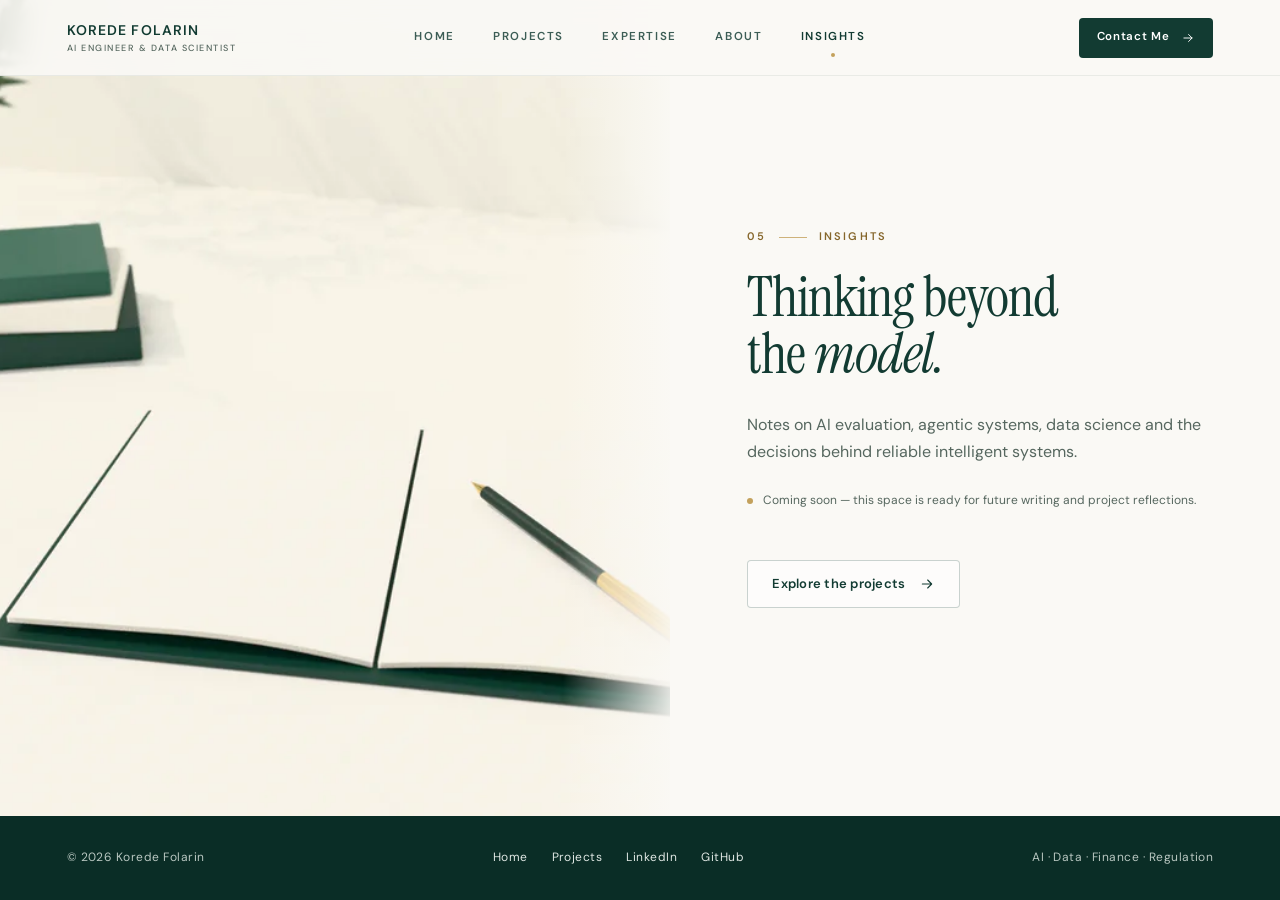
<file: insights.html>
<!doctype html>
<html lang="en" class="no-js">
<head>
  <meta charset="utf-8">
  <meta name="viewport" content="width=device-width, initial-scale=1">
  <title>Insights — Korede Folarin</title>
  <meta name="description" content="Notes on AI evaluation, agentic systems, data science and the decisions behind reliable intelligent systems.">
  <meta name="theme-color" content="#faf9f5">
  <link rel="preconnect" href="https://fonts.googleapis.com">
  <link rel="preconnect" href="https://fonts.gstatic.com" crossorigin>
  <link href="https://fonts.googleapis.com/css2?family=DM+Sans:opsz,wght@9..40,400;9..40,500;9..40,600&family=Instrument+Serif:ital@0;1&display=swap" rel="stylesheet">
  <link rel="icon" href="assets/favicon.svg" type="image/svg+xml">
  <link rel="stylesheet" href="styles.css">
  <script>document.documentElement.classList.remove('no-js')</script>
</head>
<body class="insights-page">
<svg width="0" height="0" style="position:absolute" aria-hidden="true">
  <defs>
    <symbol id="i-arrow" viewBox="0 0 24 24" fill="none" stroke="currentColor" stroke-width="1.6" stroke-linecap="round" stroke-linejoin="round"><path d="M5 12h14M13 6l6 6-6 6"/></symbol>
  </defs>
</svg>

<a class="skip-link" href="#main">Skip to content</a>

<header class="site-header solid" id="siteHeader">
  <div class="wrap header-inner">
    <a class="brand" href="index.html" aria-label="Korede Folarin, home">
      <strong>KOREDE FOLARIN</strong>
      <span>AI ENGINEER &amp; DATA SCIENTIST</span>
    </a>
    <nav class="main-nav" id="mainNav" aria-label="Primary">
      <a href="index.html">Home</a>
      <a href="projects.html">Projects</a>
      <a href="index.html#expertise">Expertise</a>
      <a href="index.html#about">About</a>
      <a class="active" href="insights.html" aria-current="page">Insights</a>
      <a class="nav-contact" href="index.html#contact" hidden>Contact Me</a>
    </nav>
    <a class="header-cta" href="index.html#contact">Contact Me <svg aria-hidden="true"><use href="#i-arrow"/></svg></a>
    <button class="menu-toggle" type="button" aria-label="Open menu" aria-expanded="false" aria-controls="mainNav"><span></span><span></span></button>
  </div>
</header>

<main id="main">
  <section class="split reverse" aria-labelledby="page-title">
    <div class="split-copy">
      <p class="eyebrow reveal"><span class="num">05</span><span class="rule"></span>Insights</p>
      <h1 class="h2 reveal d1" id="page-title">Thinking beyond<br>the <em>model.</em></h1>
      <p class="lede reveal d2">Notes on AI evaluation, agentic systems, data science and the decisions behind reliable intelligent systems.</p>
      <p class="note reveal d3">Coming soon — this space is ready for future writing and project reflections.</p>
      <div class="actions reveal d3">
        <a class="btn btn-ghost" href="projects.html">Explore the projects <svg class="arrow" aria-hidden="true"><use href="#i-arrow"/></svg></a>
      </div>
    </div>
    <div class="split-media" aria-hidden="true">
      <img src="assets/insights-1800.webp" srcset="assets/insights-1000.webp 1000w, assets/insights-1800.webp 1800w" sizes="(max-width:960px) 100vw, 55vw" width="1800" height="1200" alt="">
    </div>
  </section>
</main>

<footer class="site-footer">
  <div class="wrap footer-inner">
    <span>© 2026 Korede Folarin</span>
    <nav aria-label="Footer">
      <a href="index.html">Home</a>
      <a href="projects.html">Projects</a>
      <a href="https://www.linkedin.com/in/folarinkorede" target="_blank" rel="noopener">LinkedIn</a>
      <a href="https://github.com/korede-folarin" target="_blank" rel="noopener">GitHub</a>
    </nav>
    <span>AI · Data · Finance · Regulation</span>
  </div>
</footer>

<script src="script.js"></script>
</body>
</html>
</file>
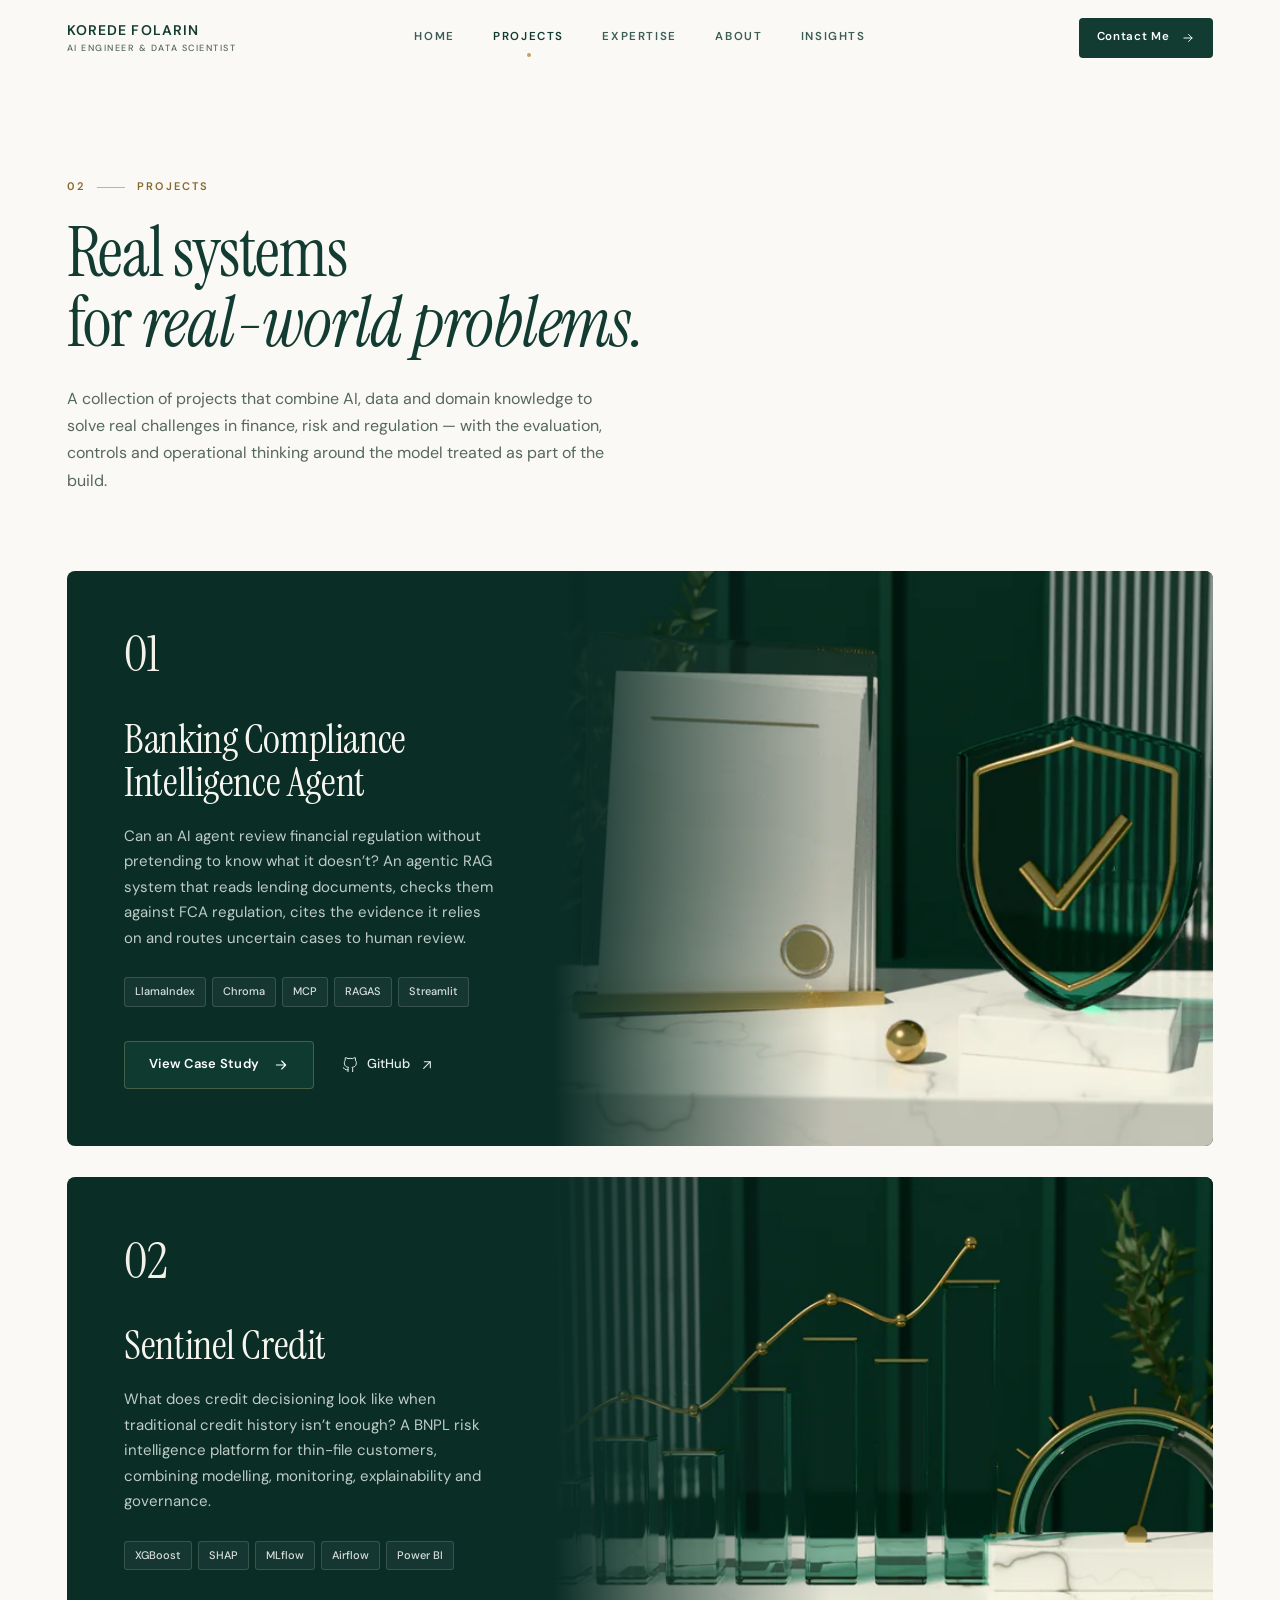
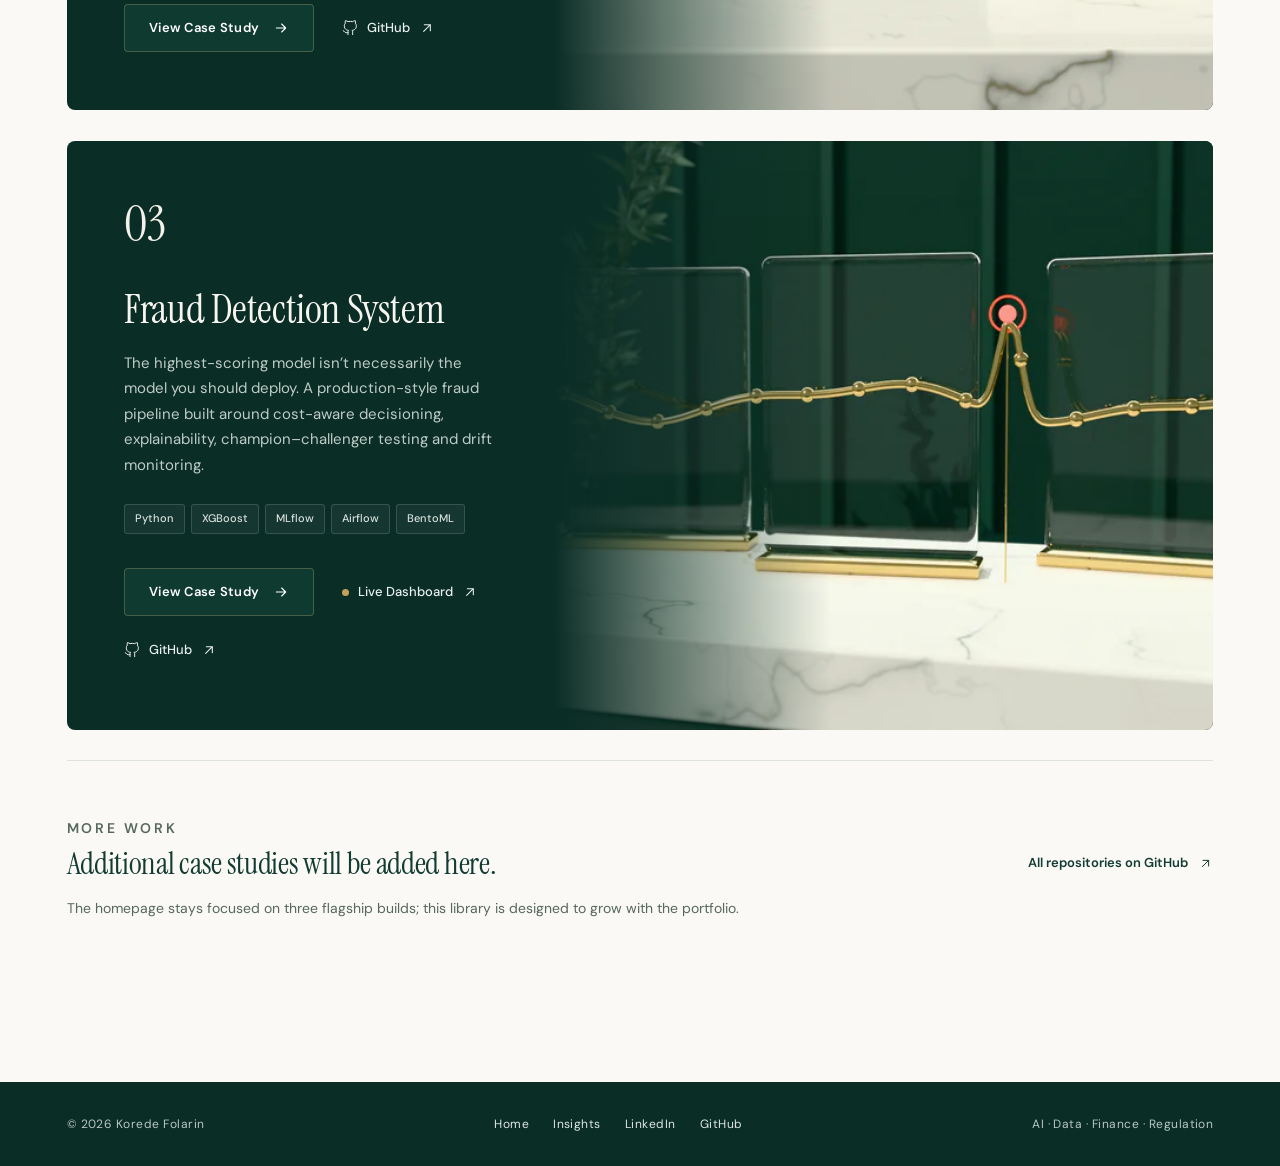
<file: projects.html>
<!doctype html>
<html lang="en" class="no-js">
<head>
  <meta charset="utf-8">
  <meta name="viewport" content="width=device-width, initial-scale=1">
  <title>Projects — Korede Folarin</title>
  <meta name="description" content="Real systems for real-world problems: AI, data and domain knowledge applied to finance, risk and regulation.">
  <meta name="theme-color" content="#faf9f5">
  <link rel="preconnect" href="https://fonts.googleapis.com">
  <link rel="preconnect" href="https://fonts.gstatic.com" crossorigin>
  <link href="https://fonts.googleapis.com/css2?family=DM+Sans:opsz,wght@9..40,400;9..40,500;9..40,600&family=Instrument+Serif:ital@0;1&display=swap" rel="stylesheet">
  <link rel="icon" href="assets/favicon.svg" type="image/svg+xml">
  <link rel="stylesheet" href="styles.css">
  <script>document.documentElement.classList.remove('no-js')</script>
</head>
<body>
<svg width="0" height="0" style="position:absolute" aria-hidden="true">
  <defs>
    <symbol id="i-arrow" viewBox="0 0 24 24" fill="none" stroke="currentColor" stroke-width="1.6" stroke-linecap="round" stroke-linejoin="round"><path d="M5 12h14M13 6l6 6-6 6"/></symbol>
    <symbol id="i-ext" viewBox="0 0 24 24" fill="none" stroke="currentColor" stroke-width="1.6" stroke-linecap="round" stroke-linejoin="round"><path d="M7 17 17 7M8 7h9v9"/></symbol>
    <symbol id="i-github" viewBox="0 0 24 24" fill="none" stroke="currentColor" stroke-width="1.5" stroke-linecap="round" stroke-linejoin="round"><path d="M9 19c-5 1.5-5-2.5-7-3m14 6v-3.87a3.37 3.37 0 0 0-.94-2.61c3.14-.35 6.44-1.54 6.44-7A5.44 5.44 0 0 0 20 4.77 5.07 5.07 0 0 0 19.91 1S18.73.65 16 2.48a13.38 13.38 0 0 0-7 0C6.27.65 5.09 1 5.09 1A5.07 5.07 0 0 0 5 4.77a5.44 5.44 0 0 0-1.5 3.78c0 5.42 3.3 6.61 6.44 7A3.37 3.37 0 0 0 9 18.13V22"/></symbol>
  </defs>
</svg>

<a class="skip-link" href="#main">Skip to content</a>

<header class="site-header" id="siteHeader">
  <div class="wrap header-inner">
    <a class="brand" href="index.html" aria-label="Korede Folarin, home">
      <strong>KOREDE FOLARIN</strong>
      <span>AI ENGINEER &amp; DATA SCIENTIST</span>
    </a>
    <nav class="main-nav" id="mainNav" aria-label="Primary">
      <a href="index.html">Home</a>
      <a class="active" href="projects.html" aria-current="page">Projects</a>
      <a href="index.html#expertise">Expertise</a>
      <a href="index.html#about">About</a>
      <a href="insights.html">Insights</a>
      <a class="nav-contact" href="index.html#contact" hidden>Contact Me</a>
    </nav>
    <a class="header-cta" href="index.html#contact">Contact Me <svg aria-hidden="true"><use href="#i-arrow"/></svg></a>
    <button class="menu-toggle" type="button" aria-label="Open menu" aria-expanded="false" aria-controls="mainNav"><span></span><span></span></button>
  </div>
</header>

<main id="main">
  <section class="page-intro" aria-labelledby="page-title">
    <div class="wrap">
      <p class="eyebrow reveal"><span class="num">02</span><span class="rule"></span>Projects</p>
      <h1 class="h2 reveal d1" id="page-title">Real systems<br>for <em>real-world problems.</em></h1>
      <p class="lede reveal d2">A collection of projects that combine AI, data and domain knowledge to solve real challenges in finance, risk and regulation — with the evaluation, controls and operational thinking around the model treated as part of the build.</p>
    </div>
  </section>

  <div class="wrap showcase-list">
    <article class="showcase reveal" aria-labelledby="p1">
      <div class="showcase-copy">
        <span class="showcase-num" aria-hidden="true">01</span>
        <h2 class="h3" id="p1">Banking Compliance<br>Intelligence Agent</h2>
        <p>Can an AI agent review financial regulation without pretending to know what it doesn’t? An agentic RAG system that reads lending documents, checks them against FCA regulation, cites the evidence it relies on and routes uncertain cases to human review.</p>
        <ul class="tags" aria-label="Technologies"><li>LlamaIndex</li><li>Chroma</li><li>MCP</li><li>RAGAS</li><li>Streamlit</li></ul>
        <div class="showcase-actions">
          <a class="btn btn-dark" href="compliance-agent.html">View Case Study <svg class="arrow" aria-hidden="true"><use href="#i-arrow"/></svg></a>
          <a class="ext-link" href="https://github.com/korede-folarin/banking-compliance-agent" target="_blank" rel="noopener"><svg aria-hidden="true"><use href="#i-github"/></svg>GitHub <svg aria-hidden="true"><use href="#i-ext"/></svg></a>
        </div>
      </div>
      <div class="showcase-media">
        <img src="assets/project-compliance-1600.webp" srcset="assets/project-compliance-800.webp 800w, assets/project-compliance-1600.webp 1600w" sizes="(max-width:1080px) 100vw, 55vw" width="1600" height="1000" alt="Green glass shield with a gold check mark beside documents in a glass holder on marble" loading="lazy">
      </div>
    </article>

    <article class="showcase reveal" aria-labelledby="p2">
      <div class="showcase-copy">
        <span class="showcase-num" aria-hidden="true">02</span>
        <h2 class="h3" id="p2">Sentinel Credit</h2>
        <p>What does credit decisioning look like when traditional credit history isn’t enough? A BNPL risk intelligence platform for thin-file customers, combining modelling, monitoring, explainability and governance.</p>
        <ul class="tags" aria-label="Technologies"><li>XGBoost</li><li>SHAP</li><li>MLflow</li><li>Airflow</li><li>Power BI</li></ul>
        <div class="showcase-actions">
          <a class="btn btn-dark" href="sentinel-credit.html">View Case Study <svg class="arrow" aria-hidden="true"><use href="#i-arrow"/></svg></a>
          <a class="ext-link" href="https://github.com/korede-folarin/sentinel-credit" target="_blank" rel="noopener"><svg aria-hidden="true"><use href="#i-github"/></svg>GitHub <svg aria-hidden="true"><use href="#i-ext"/></svg></a>
        </div>
      </div>
      <div class="showcase-media">
        <img src="assets/project-sentinel-1600.webp" srcset="assets/project-sentinel-800.webp 800w, assets/project-sentinel-1600.webp 1600w" sizes="(max-width:1080px) 100vw, 55vw" width="1600" height="1000" alt="Green glass bars of rising height with a gold trend line and a gold score gauge" loading="lazy">
      </div>
    </article>

    <article class="showcase reveal" aria-labelledby="p3">
      <div class="showcase-copy">
        <span class="showcase-num" aria-hidden="true">03</span>
        <h2 class="h3" id="p3">Fraud Detection System</h2>
        <p>The highest-scoring model isn’t necessarily the model you should deploy. A production-style fraud pipeline built around cost-aware decisioning, explainability, champion–challenger testing and drift monitoring.</p>
        <ul class="tags" aria-label="Technologies"><li>Python</li><li>XGBoost</li><li>MLflow</li><li>Airflow</li><li>BentoML</li></ul>
        <div class="showcase-actions">
          <a class="btn btn-dark" href="fraud-detection.html">View Case Study <svg class="arrow" aria-hidden="true"><use href="#i-arrow"/></svg></a>
          <a class="ext-link" href="https://kf-fraud-detection-ml.streamlit.app" target="_blank" rel="noopener"><span class="dot" aria-hidden="true"></span>Live Dashboard <svg aria-hidden="true"><use href="#i-ext"/></svg></a>
          <a class="ext-link" href="https://github.com/korede-folarin/fraud-detection-ml" target="_blank" rel="noopener"><svg aria-hidden="true"><use href="#i-github"/></svg>GitHub <svg aria-hidden="true"><use href="#i-ext"/></svg></a>
        </div>
      </div>
      <div class="showcase-media">
        <img src="assets/project-fraud-1600.webp" srcset="assets/project-fraud-800.webp 800w, assets/project-fraud-1600.webp 1600w" sizes="(max-width:1080px) 100vw, 55vw" width="1600" height="1000" alt="A gold signal line passing through glass panels, with one small highlighted anomaly" loading="lazy">
      </div>
    </article>

    <div class="more-work reveal">
      <div>
        <p class="eyebrow">More work</p>
        <h2 class="h3">Additional case studies will be added here.</h2>
        <p>The homepage stays focused on three flagship builds; this library is designed to grow with the portfolio.</p>
      </div>
      <a class="text-link" href="https://github.com/korede-folarin" target="_blank" rel="noopener">All repositories on GitHub <svg aria-hidden="true"><use href="#i-ext"/></svg></a>
    </div>
  </div>
</main>

<footer class="site-footer">
  <div class="wrap footer-inner">
    <span>© 2026 Korede Folarin</span>
    <nav aria-label="Footer">
      <a href="index.html">Home</a>
      <a href="insights.html">Insights</a>
      <a href="https://www.linkedin.com/in/folarinkorede" target="_blank" rel="noopener">LinkedIn</a>
      <a href="https://github.com/korede-folarin" target="_blank" rel="noopener">GitHub</a>
    </nav>
    <span>AI · Data · Finance · Regulation</span>
  </div>
</footer>

<script src="script.js"></script>
</body>
</html>
</file>
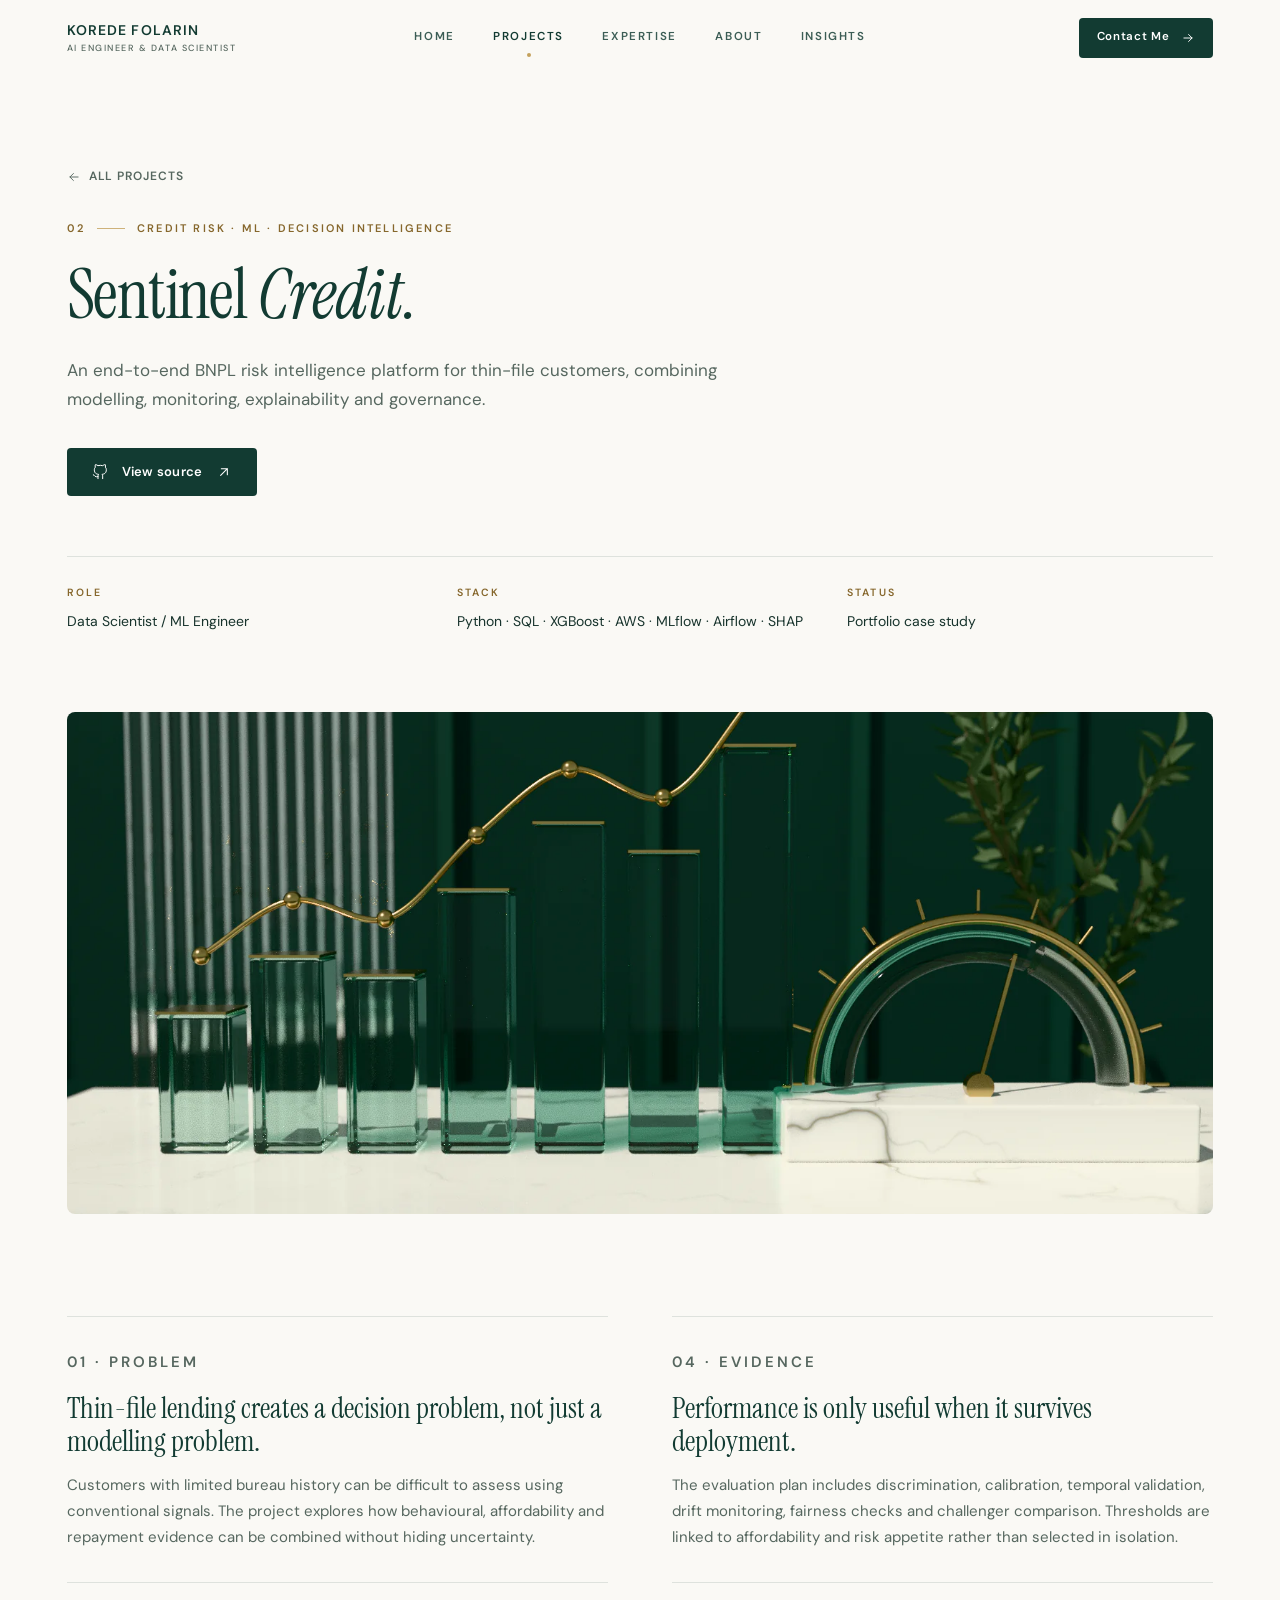
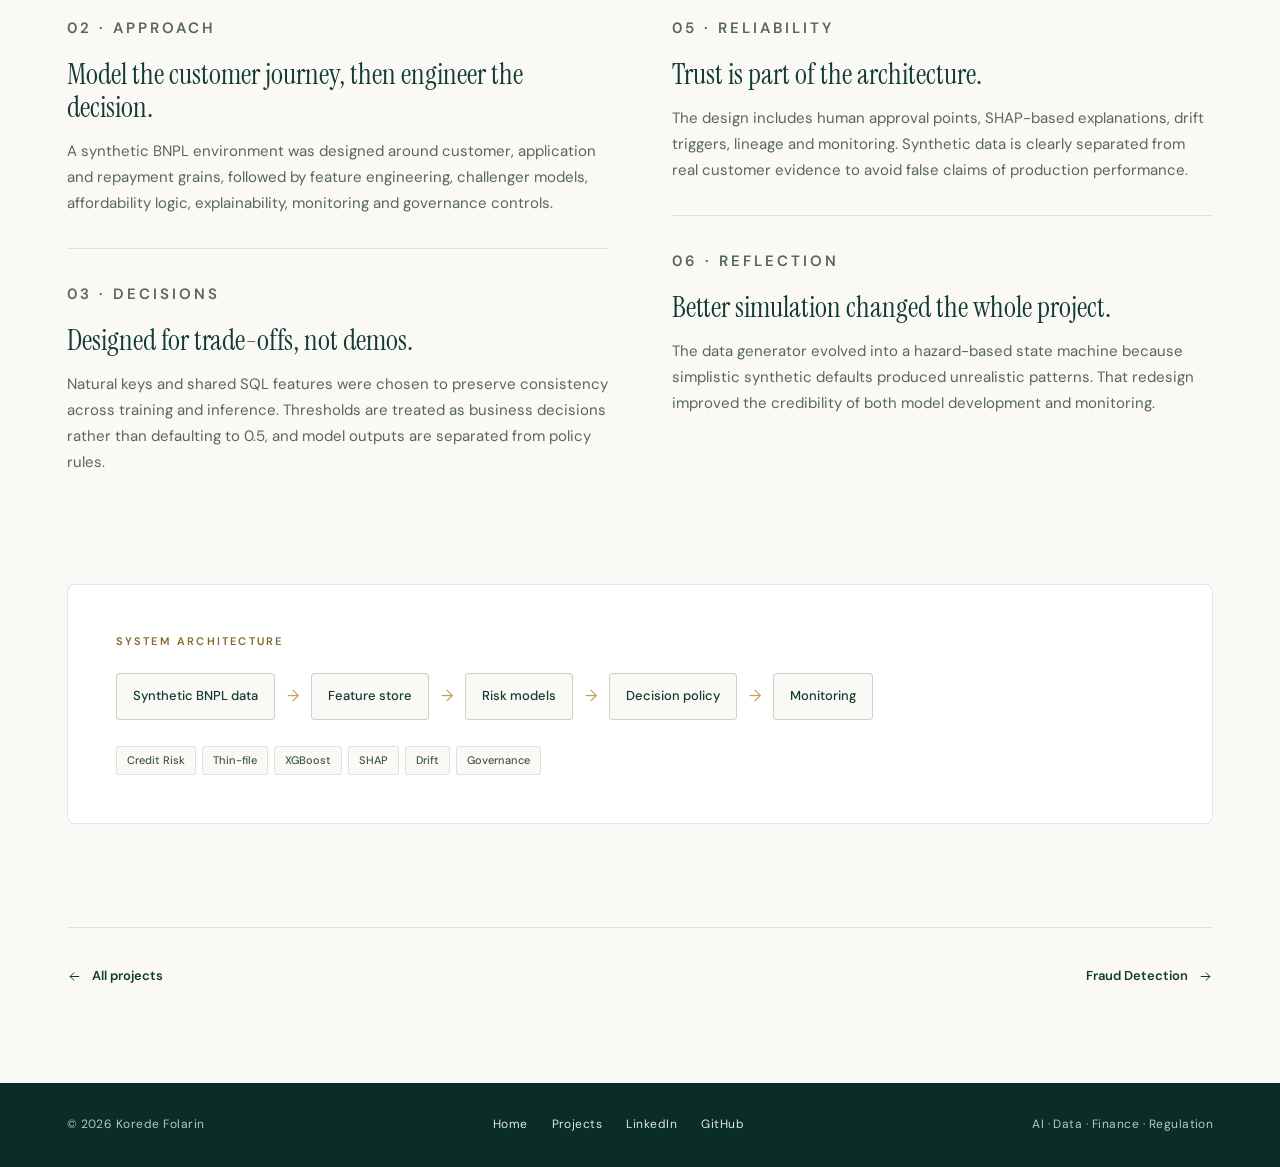
<file: sentinel-credit.html>
<!doctype html>
<html lang="en" class="no-js">
<head>
<meta charset="utf-8">
<meta name="viewport" content="width=device-width,initial-scale=1">
<title>Sentinel Credit — Korede Folarin</title>
<meta name="description" content="An end-to-end BNPL risk intelligence platform for thin-file customers, combining modelling, monitoring, explainability and governance.">
<meta name="theme-color" content="#faf9f5">
<link rel="preconnect" href="https://fonts.googleapis.com">
<link rel="preconnect" href="https://fonts.gstatic.com" crossorigin>
<link href="https://fonts.googleapis.com/css2?family=DM+Sans:opsz,wght@9..40,400;9..40,500;9..40,600&family=Instrument+Serif:ital@0;1&display=swap" rel="stylesheet">
<link rel="icon" href="assets/favicon.svg" type="image/svg+xml">
  <link rel="stylesheet" href="styles.css">
<script>document.documentElement.classList.remove('no-js')</script>
</head>
<body>
<svg width="0" height="0" style="position:absolute" aria-hidden="true">
  <defs>
    <symbol id="i-arrow" viewBox="0 0 24 24" fill="none" stroke="currentColor" stroke-width="1.6" stroke-linecap="round" stroke-linejoin="round"><path d="M5 12h14M13 6l6 6-6 6"/></symbol>
    <symbol id="i-ext" viewBox="0 0 24 24" fill="none" stroke="currentColor" stroke-width="1.6" stroke-linecap="round" stroke-linejoin="round"><path d="M7 17 17 7M8 7h9v9"/></symbol>
    <symbol id="i-github" viewBox="0 0 24 24" fill="none" stroke="currentColor" stroke-width="1.5" stroke-linecap="round" stroke-linejoin="round"><path d="M9 19c-5 1.5-5-2.5-7-3m14 6v-3.87a3.37 3.37 0 0 0-.94-2.61c3.14-.35 6.44-1.54 6.44-7A5.44 5.44 0 0 0 20 4.77 5.07 5.07 0 0 0 19.91 1S18.73.65 16 2.48a13.38 13.38 0 0 0-7 0C6.27.65 5.09 1 5.09 1A5.07 5.07 0 0 0 5 4.77a5.44 5.44 0 0 0-1.5 3.78c0 5.42 3.3 6.61 6.44 7A3.37 3.37 0 0 0 9 18.13V22"/></symbol>
  </defs>
</svg>

<a class="skip-link" href="#main">Skip to content</a>

<header class="site-header" id="siteHeader">
  <div class="wrap header-inner">
    <a class="brand" href="index.html" aria-label="Korede Folarin, home">
      <strong>KOREDE FOLARIN</strong>
      <span>AI ENGINEER &amp; DATA SCIENTIST</span>
    </a>
    <nav class="main-nav" id="mainNav" aria-label="Primary">
      <a href="index.html">Home</a>
      <a class="active" href="projects.html">Projects</a>
      <a href="index.html#expertise">Expertise</a>
      <a href="index.html#about">About</a>
      <a href="insights.html">Insights</a>
      <a class="nav-contact" href="index.html#contact" hidden>Contact Me</a>
    </nav>
    <a class="header-cta" href="index.html#contact">Contact Me <svg aria-hidden="true"><use href="#i-arrow"/></svg></a>
    <button class="menu-toggle" type="button" aria-label="Open menu" aria-expanded="false" aria-controls="mainNav"><span></span><span></span></button>
  </div>
</header>

<main id="main">
<section class="case-hero">
  <div class="wrap">
    <a class="back" href="projects.html"><svg aria-hidden="true"><use href="#i-arrow"/></svg>All projects</a>
    <p class="eyebrow"><span class="num">02</span><span class="rule"></span>Credit Risk · ML · Decision Intelligence</p>
    <h1 class="h2">Sentinel <em>Credit.</em></h1>
    <p class="lede">An end-to-end BNPL risk intelligence platform for thin-file customers, combining modelling, monitoring, explainability and governance.</p>
    <div class="case-actions">
      <a class="btn btn-primary" href="https://github.com/korede-folarin/sentinel-credit" target="_blank" rel="noopener"><svg aria-hidden="true"><use href="#i-github"/></svg>View source <svg aria-hidden="true"><use href="#i-ext"/></svg></a>
    </div>
    <dl class="case-meta">
      <div><dt>Role</dt><dd>Data Scientist / ML Engineer</dd></div>
      <div><dt>Stack</dt><dd>Python · SQL · XGBoost · AWS · MLflow · Airflow · SHAP</dd></div>
      <div><dt>Status</dt><dd>Portfolio case study</dd></div>
    </dl>
  </div>
</section>

<div class="wrap">
  <figure class="case-banner" style="margin:0">
    <img src="assets/project-sentinel-1600.webp" srcset="assets/project-sentinel-800.webp 800w, assets/project-sentinel-1600.webp 1600w" sizes="(max-width:1400px) 100vw, 1300px" width="1600" height="1000" alt="Green glass bars of rising height with a gold trend line and a gold score gauge">
  </figure>
</div>

<section class="case-body">
  <div class="wrap">
    <div class="case-grid">
      <div>
        <div class="case-block"><p class="eyebrow">01 · Problem</p><h3>Thin-file lending creates a decision problem, not just a modelling problem.</h3><p>Customers with limited bureau history can be difficult to assess using conventional signals. The project explores how behavioural, affordability and repayment evidence can be combined without hiding uncertainty.</p></div>
        <div class="case-block"><p class="eyebrow">02 · Approach</p><h3>Model the customer journey, then engineer the decision.</h3><p>A synthetic BNPL environment was designed around customer, application and repayment grains, followed by feature engineering, challenger models, affordability logic, explainability, monitoring and governance controls.</p></div>
        <div class="case-block"><p class="eyebrow">03 · Decisions</p><h3>Designed for trade-offs, not demos.</h3><p>Natural keys and shared SQL features were chosen to preserve consistency across training and inference. Thresholds are treated as business decisions rather than defaulting to 0.5, and model outputs are separated from policy rules.</p></div>
      </div>
      <div>
        <div class="case-block"><p class="eyebrow">04 · Evidence</p><h3>Performance is only useful when it survives deployment.</h3><p>The evaluation plan includes discrimination, calibration, temporal validation, drift monitoring, fairness checks and challenger comparison. Thresholds are linked to affordability and risk appetite rather than selected in isolation.</p></div>
        <div class="case-block"><p class="eyebrow">05 · Reliability</p><h3>Trust is part of the architecture.</h3><p>The design includes human approval points, SHAP-based explanations, drift triggers, lineage and monitoring. Synthetic data is clearly separated from real customer evidence to avoid false claims of production performance.</p></div>
        <div class="case-block"><p class="eyebrow">06 · Reflection</p><h3>Better simulation changed the whole project.</h3><p>The data generator evolved into a hazard-based state machine because simplistic synthetic defaults produced unrealistic patterns. That redesign improved the credibility of both model development and monitoring.</p></div>
      </div>
    </div>

    <div class="arch">
      <p class="eyebrow">System architecture</p>
      <div class="arch-flow">
        <div class="arch-node">Synthetic BNPL data</div><span class="arrow" aria-hidden="true">→</span><div class="arch-node">Feature store</div><span class="arrow" aria-hidden="true">→</span><div class="arch-node">Risk models</div><span class="arrow" aria-hidden="true">→</span><div class="arch-node">Decision policy</div><span class="arrow" aria-hidden="true">→</span><div class="arch-node">Monitoring</div>
      </div>
      <ul class="tags" aria-label="Themes"><li>Credit Risk</li><li>Thin-file</li><li>XGBoost</li><li>SHAP</li><li>Drift</li><li>Governance</li></ul>
    </div>
  </div>
</section>

<nav class="wrap" aria-label="Project navigation">
  <div class="case-nav">
    <a class="text-link" href="index.html#work"><svg aria-hidden="true" style="transform:rotate(180deg)"><use href="#i-arrow"/></svg>All projects</a>
    <a class="text-link" href="fraud-detection.html">Fraud Detection <svg aria-hidden="true"><use href="#i-arrow"/></svg></a>
  </div>
</nav></main>

<footer class="site-footer">
  <div class="wrap footer-inner">
    <span>© 2026 Korede Folarin</span>
    <nav aria-label="Footer">
      <a href="index.html">Home</a>
      <a href="projects.html">Projects</a>
      <a href="https://www.linkedin.com/in/folarinkorede" target="_blank" rel="noopener">LinkedIn</a>
      <a href="https://github.com/korede-folarin" target="_blank" rel="noopener">GitHub</a>
    </nav>
    <span>AI · Data · Finance · Regulation</span>
  </div>
</footer>
<script src="script.js"></script>
</body>
</html>
</file>
<file: styles.css>
/* =========================================================
   Korede Folarin — portfolio
   Ivory · forest green · sage · champagne gold
   ========================================================= */
:root{
  --ivory:#faf9f5;
  --ivory-2:#f4f3ee;
  --paper:#ffffff;
  --forest:#123b32;
  --forest-deep:#0a2d26;
  --forest-ink:#0c2a23;
  --sage:#8fa69a;
  --sage-soft:#dce4de;
  --gold:#c3a15c;
  --gold-soft:#d7be84;
  --gold-ink:#86672c;          /* gold for small text on ivory (AA) */
  --ink:#17332c;
  --muted:#56675f;
  --line:rgba(18,59,50,.12);
  --line-strong:rgba(18,59,50,.22);
  --serif:"Instrument Serif",Georgia,"Times New Roman",serif;
  --sans:"DM Sans",system-ui,-apple-system,"Segoe UI",Arial,sans-serif;
  --gutter:clamp(20px,5.2vw,88px);
  --max:1360px;
  --header:76px;
  --ease:cubic-bezier(.2,.7,.2,1);
}

*,*::before,*::after{box-sizing:border-box}
html{scroll-behavior:smooth;scroll-padding-top:var(--header);-webkit-text-size-adjust:100%}
body{
  margin:0;
  background:var(--ivory);
  color:var(--ink);
  font-family:var(--sans);
  font-size:16px;
  line-height:1.6;
  -webkit-font-smoothing:antialiased;
  text-rendering:optimizeLegibility;
  overflow-x:hidden;
}
img{display:block;max-width:100%;height:auto}
a{color:inherit;text-decoration:none}
button{font:inherit;color:inherit}
:focus-visible{outline:2px solid var(--gold);outline-offset:3px;border-radius:2px}
.sr-only{position:absolute;width:1px;height:1px;padding:0;margin:-1px;overflow:hidden;clip:rect(0,0,0,0);white-space:nowrap;border:0}
.skip-link{position:absolute;left:16px;top:-60px;z-index:100;padding:10px 16px;background:var(--forest);color:#fff;font-size:13px;border-radius:4px}
.skip-link:focus{top:12px}

.wrap{width:100%;max-width:var(--max);margin:0 auto;padding:0 var(--gutter)}

/* ---------- type ---------- */
.eyebrow{
  display:flex;align-items:center;gap:12px;
  margin:0 0 22px;
  font-size:11px;font-weight:600;letter-spacing:.2em;text-transform:uppercase;
  color:var(--gold-ink);
}
.eyebrow .num{color:var(--gold-ink)}
.eyebrow .rule{width:28px;height:1px;background:var(--gold);opacity:.8}
.eyebrow.on-dark{color:var(--gold-soft)}
.eyebrow.on-dark .rule{background:var(--gold-soft)}

.display,.h2{
  margin:0;
  font-family:var(--serif);font-weight:400;
  color:var(--forest);
  letter-spacing:-.018em;
}
.display em,.h2 em,.h3 em{font-style:italic;color:var(--forest)}
.h2{font-size:clamp(40px,4.4vw,66px);line-height:1.02}
.h3{margin:0;font-family:var(--serif);font-weight:400;color:var(--forest);letter-spacing:-.01em}
.lede{margin:0;max-width:520px;color:var(--muted);font-size:16px;line-height:1.7}

/* ---------- buttons & links ---------- */
.btn{
  display:inline-flex;align-items:center;justify-content:center;gap:14px;
  min-height:48px;padding:0 24px;
  border:1px solid transparent;border-radius:4px;
  font-size:13px;font-weight:600;letter-spacing:.02em;
  cursor:pointer;
  transition:background .25s ease,border-color .25s ease,color .25s ease,transform .25s var(--ease);
}
.btn svg{width:16px;height:16px;flex:none;transition:transform .25s var(--ease)}
.btn:hover svg.arrow{transform:translateX(4px)}
.btn-primary{background:var(--forest);color:#fff}
.btn-primary:hover{background:var(--forest-deep)}
.btn-ghost{border-color:var(--line-strong);background:rgba(255,255,255,.55);color:var(--forest)}
.btn-ghost:hover{border-color:var(--forest);background:#fff}
.btn-dark{background:#0f3a30;color:#fff;border-color:rgba(215,190,132,.28)}
.btn-dark:hover{background:#13463a;border-color:var(--gold-soft)}
.btn-ivory{background:var(--ivory);color:var(--forest)}
.btn-ivory:hover{background:#fff}

.text-link{
  display:inline-flex;align-items:center;gap:10px;
  padding:6px 0;
  font-size:13px;font-weight:600;color:var(--forest);
  border-bottom:1px solid transparent;
  transition:border-color .25s ease;
}
.text-link svg{width:15px;height:15px;transition:transform .25s var(--ease)}
.text-link:hover{border-color:var(--gold)}
.text-link:hover svg{transform:translateX(4px)}

/* =========================================================
   Header
   ========================================================= */
.site-header{
  position:fixed;inset:0 0 auto 0;z-index:50;
  height:var(--header);
  transition:background .35s ease,box-shadow .35s ease,border-color .35s ease;
  border-bottom:1px solid transparent;
}
.site-header.scrolled,.site-header.solid{
  background:rgba(250,249,245,.9);
  -webkit-backdrop-filter:blur(14px);backdrop-filter:blur(14px);
  border-bottom-color:rgba(18,59,50,.07);
}
.header-inner{
  height:100%;
  display:grid;grid-template-columns:1fr auto 1fr;align-items:center;gap:24px;
}
.brand{display:inline-flex;flex-direction:column;line-height:1;justify-self:start}
.brand strong{font-size:14px;font-weight:600;letter-spacing:.08em;color:var(--forest)}
.brand span{margin-top:7px;font-size:9px;font-weight:500;letter-spacing:.17em;color:var(--muted)}
.main-nav{display:flex;align-items:center;gap:clamp(22px,3vw,44px)}
.main-nav a{
  position:relative;padding:28px 0;
  font-size:11.5px;font-weight:600;letter-spacing:.14em;text-transform:uppercase;
  color:var(--forest);opacity:.82;
  transition:opacity .2s ease;
}
.main-nav a:hover,.main-nav a.active{opacity:1}
.main-nav a::after{
  content:"";position:absolute;left:50%;bottom:18px;
  width:4px;height:4px;border-radius:50%;background:var(--gold);
  transform:translateX(-50%) scale(0);transition:transform .25s var(--ease);
}
.main-nav a:hover::after{transform:translateX(-50%) scale(.75)}
.main-nav a.active::after{transform:translateX(-50%) scale(1)}
.header-cta{
  justify-self:end;
  display:inline-flex;align-items:center;gap:12px;
  height:40px;padding:0 18px;border-radius:4px;
  background:var(--forest);color:#fff;
  font-size:11.5px;font-weight:600;letter-spacing:.06em;
  transition:background .25s ease;
}
.header-cta svg{width:14px;height:14px;transition:transform .25s var(--ease)}
.header-cta:hover{background:var(--forest-deep)}
.header-cta:hover svg{transform:translateX(3px)}
.menu-toggle{display:none;justify-self:end;width:44px;height:44px;border:0;background:none;position:relative;cursor:pointer}
.menu-toggle span{position:absolute;left:11px;width:22px;height:1.5px;background:var(--forest);transition:transform .3s var(--ease),top .3s var(--ease)}
.menu-toggle span:first-child{top:17px}
.menu-toggle span:last-child{top:25px}
.menu-toggle[aria-expanded="true"] span:first-child{top:21px;transform:rotate(45deg)}
.menu-toggle[aria-expanded="true"] span:last-child{top:21px;transform:rotate(-45deg)}

/* =========================================================
   Hero
   ========================================================= */
.hero{
  position:relative;
  min-height:max(720px,min(100vh,940px));
  display:flex;align-items:center;
  padding:calc(var(--header) + 40px) 0 72px;
  overflow:hidden;
  background:var(--ivory);
}
.hero-media{
  position:absolute;top:0;right:0;bottom:0;left:max(38%,calc(50% - 160px));z-index:0;overflow:hidden;
  -webkit-mask-image:linear-gradient(90deg,transparent 0,#000 24%);mask-image:linear-gradient(90deg,transparent 0,#000 24%);
}
.hero-media img{
  width:100%;height:100%;object-fit:cover;object-position:50% 62%;
  will-change:transform;
}
.hero-media::after{
  content:"";position:absolute;inset:0;
  background:linear-gradient(0deg,rgba(250,249,245,.7) 0%,rgba(250,249,245,0) 18%),linear-gradient(180deg,rgba(250,249,245,.45) 0%,rgba(250,249,245,0) 14%);
}
.hero-inner{position:relative;z-index:1;width:100%}
.hero-copy{max-width:700px}
.hero-eyebrow{gap:0;margin-bottom:28px}
.hero-eyebrow span{display:inline-flex;align-items:center}
.hero-eyebrow span+span::before{content:"";width:18px;height:1px;margin:0 14px;background:var(--gold);opacity:.7}
.display{font-size:clamp(46px,5.4vw,82px);line-height:1.0}
.display em{white-space:nowrap}
.hero .lede{margin-top:30px;font-size:17px;max-width:500px}
.hero-actions{display:flex;flex-wrap:wrap;gap:14px;margin-top:38px}
.capabilities{
  display:grid;grid-template-columns:repeat(4,minmax(0,1fr));
  margin:56px 0 0;padding:0;list-style:none;max-width:600px;
}
.capabilities li{
  display:flex;flex-direction:column;gap:12px;
  padding:0 18px;
  font-size:12.5px;line-height:1.35;font-weight:500;color:var(--forest);
  border-left:1px solid var(--line);
}
.capabilities li:first-child{padding-left:0;border-left:0}
.capabilities svg{width:28px;height:28px;color:var(--gold)}

/* ---------- technology row ---------- */
.tech{background:var(--paper);border-top:1px solid var(--line);border-bottom:1px solid var(--line)}
.tech-inner{display:flex;align-items:center;gap:clamp(24px,4vw,56px);min-height:112px;padding-top:22px;padding-bottom:22px}
.tech-label{
  flex:none;margin:0;
  font-size:10.5px;font-weight:600;letter-spacing:.2em;line-height:1.7;text-transform:uppercase;color:var(--gold-ink);
  padding-right:clamp(24px,4vw,56px);border-right:1px solid var(--line);
}
.tech-list{
  flex:1;display:flex;flex-wrap:wrap;justify-content:space-between;align-items:center;gap:14px 28px;
  margin:0;padding:0;list-style:none;
}
.tech-list li{
  font-size:14px;font-weight:500;letter-spacing:.01em;color:var(--forest);opacity:.78;
  transition:opacity .2s ease;white-space:nowrap;
}
.tech-list li:hover{opacity:1}

/* =========================================================
   Sections
   ========================================================= */
.section{padding:clamp(88px,10vw,150px) 0}
.section-head{display:flex;align-items:flex-end;justify-content:space-between;gap:32px;margin-bottom:clamp(44px,5vw,64px)}
.section-head p.lede{margin-top:22px}

/* ---------- featured project cards ---------- */
.featured{background:var(--ivory)}
.card-grid{display:grid;grid-template-columns:repeat(3,minmax(0,1fr));gap:clamp(18px,2vw,28px)}
.project-card{
  position:relative;display:flex;flex-direction:column;
  background:var(--paper);
  border:1px solid var(--line);border-radius:6px;overflow:hidden;
  transition:transform .4s var(--ease),box-shadow .4s var(--ease),border-color .3s ease;
}
.project-card:hover{transform:translateY(-4px);box-shadow:0 24px 50px -28px rgba(10,45,38,.35);border-color:rgba(195,161,92,.45)}
.card-media{position:relative;aspect-ratio:16/10;overflow:hidden;background:var(--forest-deep)}
.card-media img{width:100%;height:100%;object-fit:cover;transition:transform .8s var(--ease)}
.project-card:hover .card-media img{transform:scale(1.035)}
.card-num{
  position:absolute;left:20px;top:14px;
  font-family:var(--serif);font-size:30px;line-height:1;color:#fff;
  text-shadow:0 1px 12px rgba(0,0,0,.25);
}
.card-body{display:flex;flex-direction:column;flex:1;padding:26px 26px 24px}
.card-body .h3{font-size:clamp(25px,2vw,29px);line-height:1.1;margin-bottom:14px}
.card-body .h3 a::after{content:"";position:absolute;inset:0;z-index:1}
.card-body p{margin:0 0 22px;color:var(--muted);font-size:14px;line-height:1.65}
.card-foot{margin-top:auto;display:flex;align-items:center;justify-content:space-between;gap:12px}
.tags{display:flex;flex-wrap:wrap;gap:6px;margin:0;padding:0;list-style:none}
.tags li{
  padding:5px 10px;border:1px solid var(--line);border-radius:3px;
  font-size:11px;font-weight:500;color:#40564e;background:var(--ivory);
}
.round-arrow{
  flex:none;display:grid;place-items:center;
  width:40px;height:40px;border-radius:50%;
  border:1px solid rgba(195,161,92,.7);color:var(--gold-ink);
  transition:background .3s ease,color .3s ease,transform .3s var(--ease);
}
.round-arrow svg{width:16px;height:16px}
.project-card:hover .round-arrow{background:var(--forest);border-color:var(--forest);color:#fff;transform:translateX(2px)}

/* ---------- expertise ---------- */
.expertise{background:var(--ivory-2)}
.expertise-layout{display:grid;grid-template-columns:minmax(0,.8fr) minmax(0,1.5fr);gap:clamp(40px,6vw,96px);align-items:start}
.expertise-layout .lede{margin-top:24px;max-width:380px}
.skill-grid{display:grid;grid-template-columns:repeat(4,minmax(0,1fr));gap:14px;margin:0;padding:0;list-style:none}
.skill{
  display:flex;flex-direction:column;align-items:center;text-align:center;
  padding:30px 14px 26px;min-height:172px;
  background:#fdfcf9;border:1px solid var(--line);border-radius:6px;
  transition:border-color .3s ease,transform .35s var(--ease),box-shadow .35s var(--ease);
}
.skill:hover{border-color:rgba(195,161,92,.6);transform:translateY(-3px);box-shadow:0 18px 36px -26px rgba(10,45,38,.35)}
.skill-icon{
  display:grid;place-items:center;width:52px;height:52px;margin-bottom:18px;
  border:1px solid rgba(195,161,92,.45);border-radius:50%;color:var(--gold);
}
.skill-icon svg{width:24px;height:24px}
.skill h3{margin:0 0 6px;font-size:14.5px;font-weight:600;color:var(--forest);letter-spacing:.005em}
.skill p{margin:0;font-size:12px;line-height:1.5;color:var(--muted)}

/* ---------- split editorial panels (about / insights / contact) ---------- */
.split{display:grid;grid-template-columns:minmax(0,1fr) minmax(0,1.1fr);align-items:stretch;min-height:clamp(560px,48vw,720px)}
.split{--edge:max(var(--gutter),calc((100vw - var(--max)) / 2 + var(--gutter)))}
.split-copy{display:flex;flex-direction:column;justify-content:center;padding:clamp(80px,9vw,130px) clamp(32px,6vw,96px) clamp(80px,9vw,130px) var(--edge)}
.split-copy>*{max-width:520px}
.split-copy .lede{margin-top:28px}
.split-copy .lede+.lede{margin-top:16px}
.split-copy>div:not(.story),.split-copy .actions{margin-top:38px}
.split-media{position:relative;overflow:hidden;min-height:360px}
.split-media img{position:absolute;inset:0;width:100%;height:100%;object-fit:cover;transition:transform 1.2s var(--ease)}
.split-media::before{
  content:"";position:absolute;inset:0;z-index:1;pointer-events:none;
  background:linear-gradient(90deg,rgba(250,249,245,.85) 0%,rgba(250,249,245,0) 16%);
}
.about{background:var(--paper)}
.about .split-media::before{background:linear-gradient(90deg,#fff 0%,rgba(255,255,255,0) 14%)}
.split.reverse{grid-template-columns:minmax(0,1.1fr) minmax(0,1fr)}
.split.reverse .split-media{order:-1}
.split.reverse .split-media::before{background:linear-gradient(270deg,rgba(250,249,245,.9) 0%,rgba(250,249,245,0) 16%)}
.split.reverse .split-copy{padding-left:clamp(32px,6vw,96px);padding-right:var(--edge)}

.story{overflow:hidden;max-height:0;opacity:0;transition:max-height .7s var(--ease),opacity .5s ease}
.story.open{opacity:1}
.story .lede{margin-top:16px}
.story-toggle svg{transition:transform .3s var(--ease)}
.story-toggle[aria-expanded="true"] svg.arrow{transform:rotate(90deg)}

.insights{background:var(--ivory)}
.note{display:inline-flex;align-items:center;gap:10px;margin-top:26px;font-size:12px;color:var(--muted)}
.note::before{content:"";width:6px;height:6px;border-radius:50%;background:var(--gold)}

.contact{background:var(--ivory-2);grid-template-columns:minmax(0,1fr) minmax(0,1fr)}
.contact .split-copy{padding-right:clamp(32px,4vw,64px)}
.contact .split-copy>.h2{max-width:600px}
.contact-actions{display:flex;flex-wrap:wrap;align-items:center;gap:12px}
.icon-btn{
  display:grid;place-items:center;width:48px;height:48px;
  border:1px solid var(--line-strong);border-radius:4px;color:var(--forest);
  transition:border-color .25s ease,background .25s ease,transform .25s var(--ease);
}
.icon-btn svg{width:19px;height:19px}
.icon-btn:hover{border-color:var(--forest);background:#fff;transform:translateY(-2px)}
.contact-email{margin-top:22px;font-size:13px;color:var(--muted)}
.contact-email a{color:var(--forest);border-bottom:1px solid rgba(195,161,92,.6)}

/* ---------- footer ---------- */
.site-footer{background:var(--forest-deep);color:#b9c7c1}
.footer-inner{display:flex;align-items:center;justify-content:space-between;gap:20px;min-height:84px;font-size:12px;letter-spacing:.04em}
.footer-inner nav{display:flex;flex-wrap:wrap;gap:24px}
.footer-inner a{color:#dfe7e3;transition:color .2s ease}
.footer-inner a:hover{color:var(--gold-soft)}

/* =========================================================
   Projects page — immersive showcases
   ========================================================= */
.page-intro{padding:calc(var(--header) + clamp(64px,8vw,110px)) 0 clamp(48px,6vw,80px)}
.page-intro .lede{margin-top:26px;max-width:560px}
.page-intro .h2{font-size:clamp(46px,5.4vw,80px)}
.showcase-list{display:grid;gap:clamp(20px,2.4vw,32px);padding-bottom:clamp(80px,9vw,130px)}
.showcase{
  position:relative;display:grid;grid-template-columns:minmax(0,.85fr) minmax(0,1.15fr);
  min-height:clamp(400px,31vw,470px);
  background:var(--forest-deep);color:#e9efec;
  border-radius:8px;overflow:hidden;
  isolation:isolate;
}
.showcase-copy{position:relative;z-index:2;display:flex;flex-direction:column;justify-content:center;padding:clamp(36px,4.5vw,64px)}
.showcase-num{font-family:var(--serif);font-size:clamp(40px,4vw,56px);line-height:1;color:#f4f1ea;margin-bottom:clamp(22px,3vw,40px)}
.showcase .h3{font-size:clamp(32px,3.2vw,46px);line-height:1.05;color:#f7f5ef}
.showcase-copy>p{margin:20px 0 0;max-width:470px;color:#bfccc6;font-size:15px;line-height:1.7}
.showcase .tags{margin-top:26px}
.showcase .tags li{background:rgba(255,255,255,.05);border-color:rgba(255,255,255,.14);color:#d6dfdb}
.showcase-actions{display:flex;flex-wrap:wrap;align-items:center;gap:12px 28px;margin-top:34px}
.ext-link{display:inline-flex;align-items:center;gap:9px;min-height:44px;font-size:13px;font-weight:500;color:#e9efec;transition:color .2s ease}
.ext-link svg{width:16px;height:16px}
.ext-link:hover{color:var(--gold-soft)}
.ext-link .dot{width:7px;height:7px;border-radius:50%;background:var(--gold)}
.showcase-media{position:relative;min-height:320px}
.showcase-media img{position:absolute;inset:0;width:100%;height:100%;object-fit:cover;transition:transform 1.2s var(--ease)}
.showcase:hover .showcase-media img{transform:scale(1.025)}
.showcase-media::before{
  content:"";position:absolute;inset:0;z-index:1;
  background:linear-gradient(90deg,var(--forest-deep) 0%,rgba(10,45,38,.55) 18%,rgba(10,45,38,0) 42%);
}
.more-work{
  display:flex;align-items:center;justify-content:space-between;gap:32px;flex-wrap:wrap;
  padding:clamp(32px,4vw,48px) 0;border-top:1px solid var(--line);
}
.more-work .h3{font-size:clamp(26px,2.4vw,34px)}
.more-work p{margin:8px 0 0;color:var(--muted);font-size:14px}

/* =========================================================
   Case study pages
   ========================================================= */
.case-hero{padding:calc(var(--header) + clamp(56px,7vw,96px)) 0 clamp(40px,5vw,64px)}
.case-hero .back{display:inline-flex;align-items:center;gap:8px;margin-bottom:34px;font-size:12px;font-weight:600;letter-spacing:.08em;text-transform:uppercase;color:var(--muted)}
.case-hero .back svg{width:14px;height:14px;transform:rotate(180deg)}
.case-hero .back:hover{color:var(--forest)}
.case-hero .h2{font-size:clamp(44px,5.4vw,80px);max-width:900px}
.case-hero .lede{margin-top:26px;max-width:680px;font-size:17px}
.case-actions{display:flex;flex-wrap:wrap;gap:12px;margin-top:34px}
.case-meta{
  display:grid;grid-template-columns:repeat(3,minmax(0,1fr));gap:24px;
  margin-top:clamp(40px,5vw,60px);padding-top:28px;border-top:1px solid var(--line);
}
.case-meta div{font-size:14px;color:var(--ink);line-height:1.6}
.case-meta dt{margin-bottom:8px;font-size:10.5px;font-weight:600;letter-spacing:.2em;text-transform:uppercase;color:var(--gold-ink)}
.case-meta dd{margin:0}
.case-banner{border-radius:8px;overflow:hidden;aspect-ratio:16/7;background:var(--forest-deep)}
.case-banner img{width:100%;height:100%;object-fit:cover}
.case-body{padding:clamp(72px,8vw,120px) 0}
.case-grid{display:grid;grid-template-columns:repeat(2,minmax(0,1fr));gap:clamp(40px,5vw,80px)}
.case-block{padding:32px 0;border-top:1px solid var(--line)}
.case-block .eyebrow{margin-bottom:16px}
.case-block h3{margin:0 0 14px;font-family:var(--serif);font-weight:400;font-size:clamp(26px,2.3vw,32px);line-height:1.12;color:var(--forest)}
.case-block p{margin:0;color:var(--muted);font-size:15px;line-height:1.75}
.arch{margin-top:clamp(56px,6vw,90px);padding:clamp(28px,4vw,48px);background:var(--paper);border:1px solid var(--line);border-radius:8px}
.arch-flow{display:flex;flex-wrap:wrap;align-items:center;gap:12px;margin:8px 0 26px}
.arch-node{padding:12px 16px;border:1px solid var(--line-strong);border-radius:4px;background:var(--ivory);font-size:13px;font-weight:500;color:var(--forest)}
.arch-flow .arrow{color:var(--gold)}
.case-nav{display:flex;justify-content:space-between;gap:20px;flex-wrap:wrap;padding:32px 0 clamp(64px,7vw,100px);border-top:1px solid var(--line)}

/* Insights page */
.insights-page .split{min-height:max(620px,calc(100vh - 84px))}
.insights-page .split-copy{padding-top:calc(var(--header) + 60px)}

/* =========================================================
   Motion
   ========================================================= */
.reveal{opacity:0;transform:translateY(22px);transition:opacity .9s ease,transform .9s var(--ease)}
.reveal.visible{opacity:1;transform:none}
.reveal.d1{transition-delay:.08s}.reveal.d2{transition-delay:.16s}.reveal.d3{transition-delay:.24s}
.no-js .reveal{opacity:1;transform:none}

/* =========================================================
   Responsive
   ========================================================= */
@media (max-width:1180px){
  .expertise-layout{grid-template-columns:1fr}
  .expertise-layout .lede{max-width:520px}
}
@media (max-width:1080px){
  .header-inner{grid-template-columns:auto 1fr auto}
  .main-nav{justify-self:center;gap:22px}
  .tech-list{justify-content:flex-start;gap:12px 32px}
  .card-grid{grid-template-columns:1fr 1fr}
  .card-grid .project-card:last-child{grid-column:1 / -1}
  .card-grid .project-card:last-child .card-media{aspect-ratio:21/9}
  .showcase{grid-template-columns:1fr}
  .showcase-media{order:-1;aspect-ratio:16/9;min-height:0}
  .showcase-media::before{background:linear-gradient(0deg,var(--forest-deep) 0%,rgba(10,45,38,0) 40%)}
}
@media (max-width:960px){
  :root{--header:68px}
  .site-header{background:rgba(250,249,245,.94);-webkit-backdrop-filter:blur(14px);backdrop-filter:blur(14px);border-bottom-color:rgba(18,59,50,.07)}
  .header-inner{grid-template-columns:1fr auto auto;gap:8px}
  .header-cta{display:none}
  .menu-toggle{display:block}
  .main-nav{
    position:absolute;top:var(--header);left:0;right:0;
    flex-direction:column;align-items:stretch;gap:0;
    padding:8px var(--gutter) 24px;
    background:rgba(250,249,245,.98);border-bottom:1px solid var(--line);
    box-shadow:0 24px 40px -30px rgba(10,45,38,.4);
    visibility:hidden;opacity:0;transform:translateY(-8px);
    transition:opacity .25s ease,transform .3s var(--ease),visibility 0s linear .3s;
  }
  .main-nav.open{visibility:visible;opacity:1;transform:none;transition:opacity .25s ease,transform .3s var(--ease)}
  .main-nav a{padding:15px 0;border-bottom:1px solid var(--line);font-size:12.5px}
  .main-nav a::after{left:auto;right:4px;bottom:50%;transform:translateY(50%) scale(0)}
  .main-nav a.active::after{transform:translateY(50%) scale(1)}
  .main-nav .nav-contact{display:block;margin-top:16px;padding:14px 0;border:0;border-radius:4px;background:var(--forest);color:#fff;text-align:center;opacity:1}
  .main-nav .nav-contact::after{display:none}

  .hero{flex-direction:column;align-items:stretch;min-height:0;padding:calc(var(--header) + 48px) 0 0}
  .hero-media{order:2;position:relative;inset:auto;height:auto;aspect-ratio:4/3;margin-top:48px;-webkit-mask-image:none;mask-image:none}
  .hero-media img{object-position:55% 62%}
  .hero-media::after{background:linear-gradient(180deg,var(--ivory) 0%,rgba(250,249,245,0) 22%)}
  .hero-copy{max-width:700px}

  .split,.split.reverse{grid-template-columns:1fr;min-height:0}
  .split .split-media,.split.reverse .split-media{order:0;aspect-ratio:4/3;min-height:0}
  .split-media::before,.split.reverse .split-media::before,.about .split-media::before{background:linear-gradient(180deg,rgba(250,249,245,.6) 0%,rgba(250,249,245,0) 18%)}
  .about .split-media::before{background:linear-gradient(180deg,#fff 0%,rgba(255,255,255,0) 18%)}
  .split-copy,.split.reverse .split-copy{padding:clamp(72px,10vw,100px) var(--gutter) 48px}
  .insights-page .split-copy{padding-top:calc(var(--header) + 56px)}
  .case-grid{grid-template-columns:1fr;gap:0}
  .case-meta{grid-template-columns:1fr;gap:18px}
}
@media (max-width:720px){
  body{font-size:15px}
  .capabilities{grid-template-columns:1fr 1fr;gap:22px 0;margin-top:44px}
  .capabilities li:nth-child(3){padding-left:0;border-left:0}
  .hero .lede{font-size:16px}
  .hero-eyebrow{flex-wrap:wrap;row-gap:8px;font-size:10px;letter-spacing:.18em}
  .hero-eyebrow span+span::before{width:12px;margin:0 10px}
  .hero-actions .btn{flex:1 1 200px}
  .hero-media{aspect-ratio:1/1;margin-top:40px}
  .tech-inner{flex-direction:column;align-items:flex-start;gap:20px;padding-top:32px;padding-bottom:32px}
  .tech-label{padding:0 0 16px;border-right:0;border-bottom:1px solid var(--line);width:100%}
  .tech-label br{display:none}
  .tech-list{justify-content:flex-start;gap:12px 22px}
  .section-head{flex-direction:column;align-items:flex-start;gap:20px}
  .card-grid{grid-template-columns:1fr}
  .card-grid .project-card:last-child .card-media{aspect-ratio:16/10}
  .skill-grid{grid-template-columns:1fr 1fr;gap:12px}
  .skill{min-height:0;padding:24px 12px 22px}
  .split .split-media,.split.reverse .split-media{aspect-ratio:1/1}
  .footer-inner{flex-direction:column;align-items:flex-start;justify-content:center;padding-top:28px;padding-bottom:28px}
  .showcase-actions{gap:8px 22px}
  .showcase-actions .btn{width:100%}
  .case-banner{aspect-ratio:4/3}
  .arch-flow{flex-direction:column;align-items:stretch}
  .arch-flow .arrow{transform:rotate(90deg);align-self:center}
}

@media (prefers-reduced-motion:reduce){
  html{scroll-behavior:auto}
  *,*::before,*::after{transition-duration:.01ms !important;animation-duration:.01ms !important}
  .reveal{opacity:1;transform:none}
  .hero-media img{transform:none !important}
}
</file>
